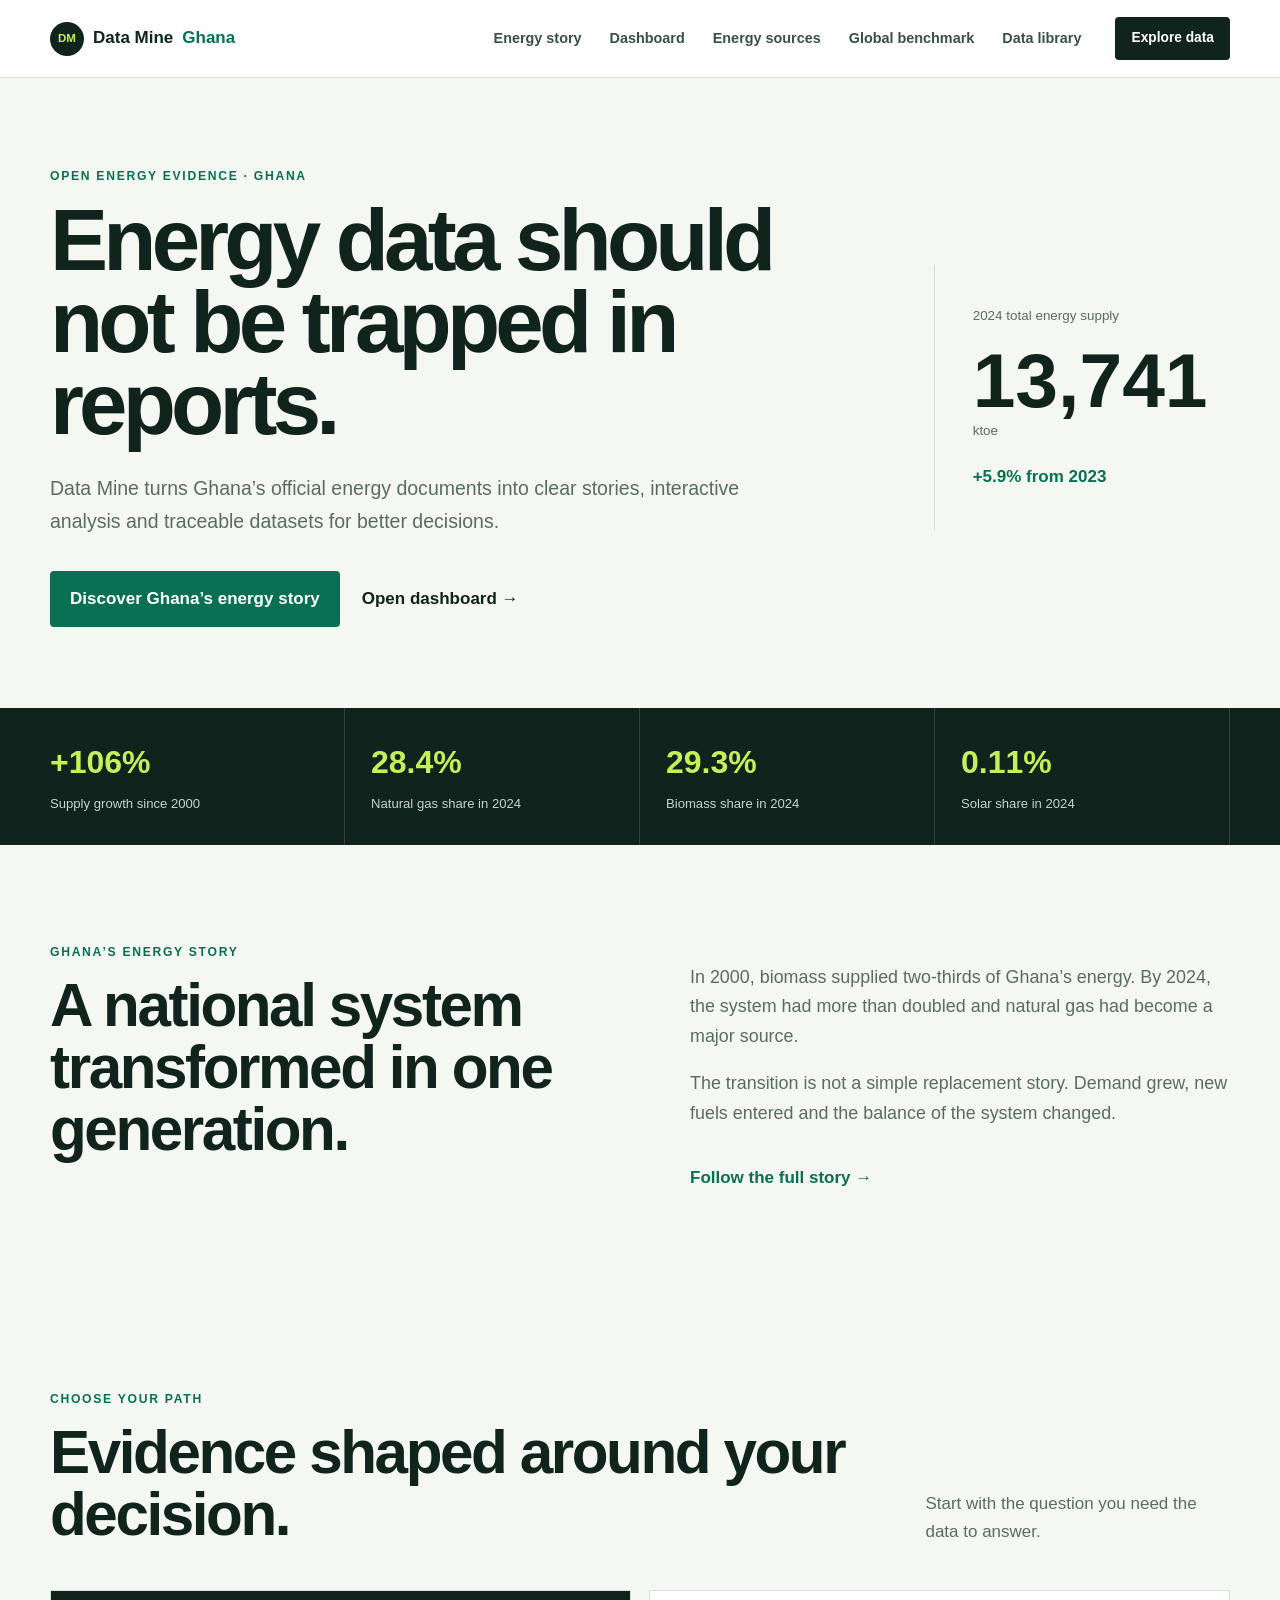
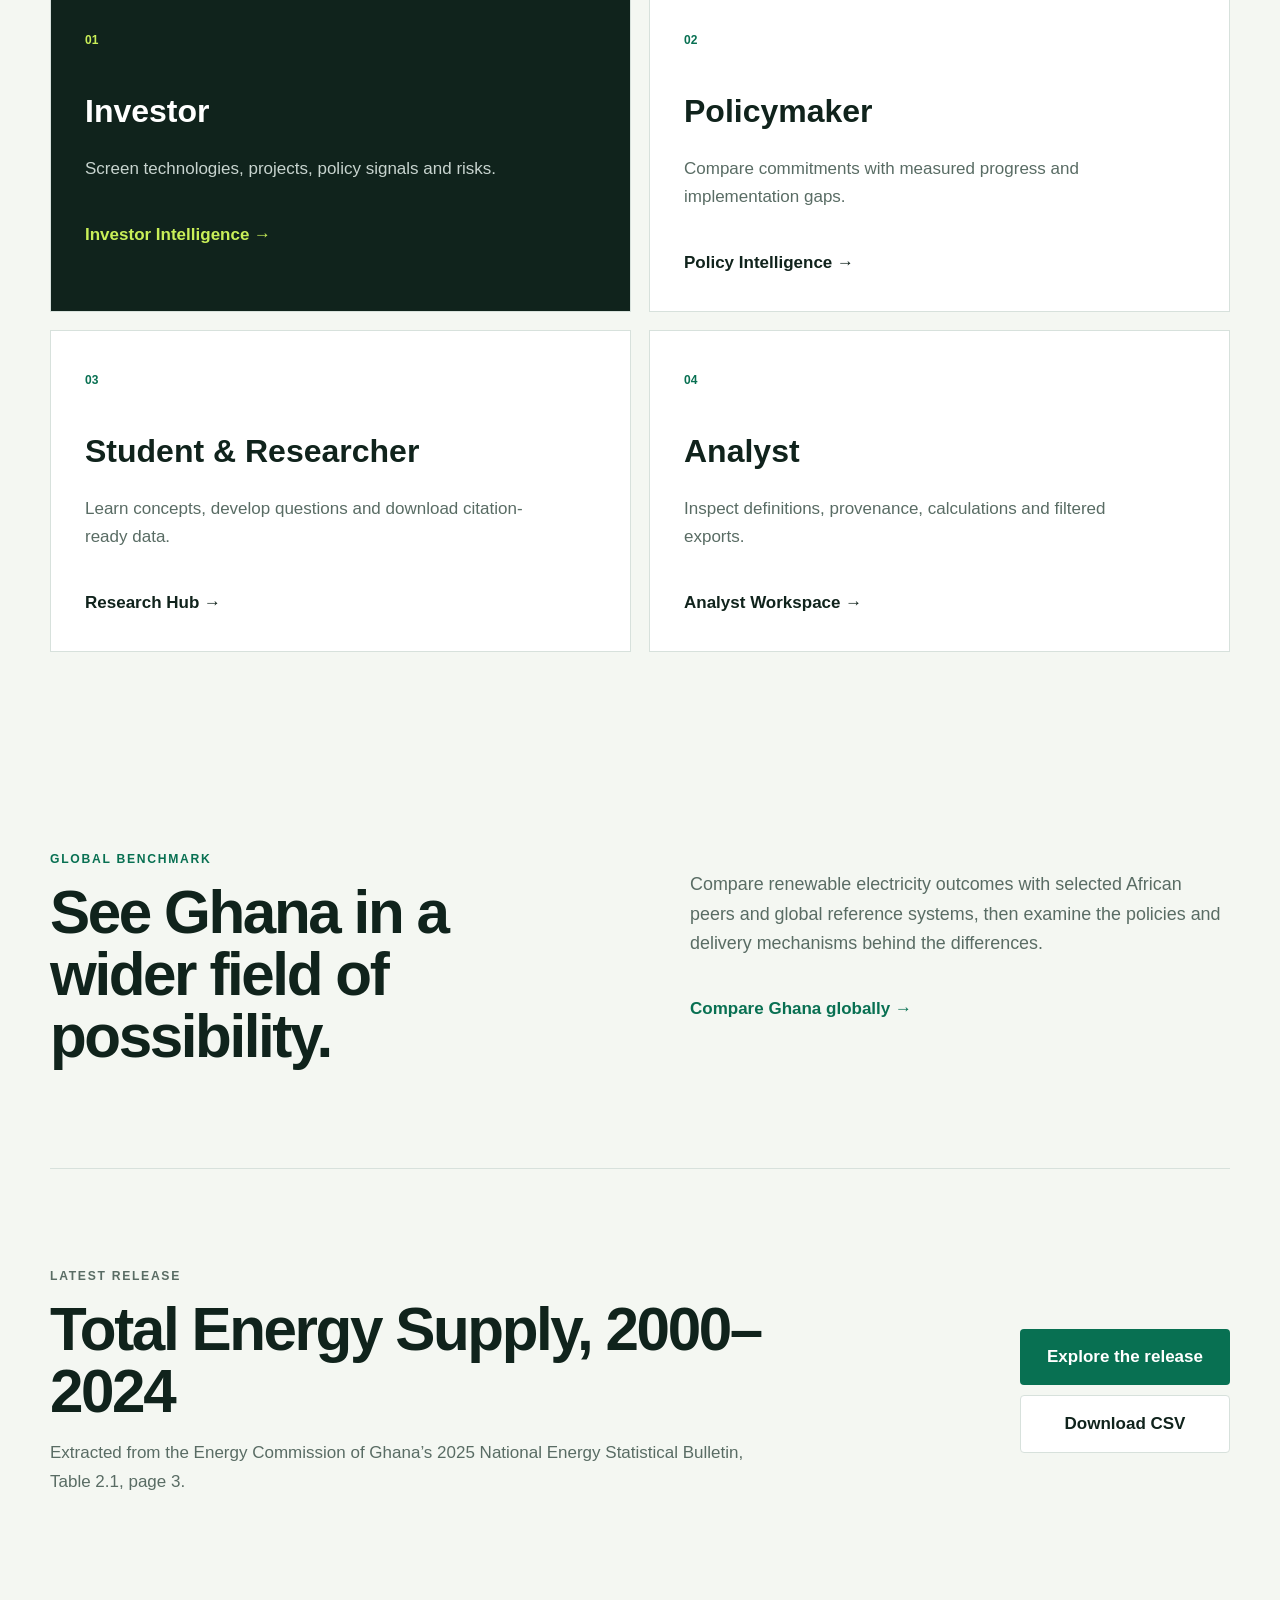
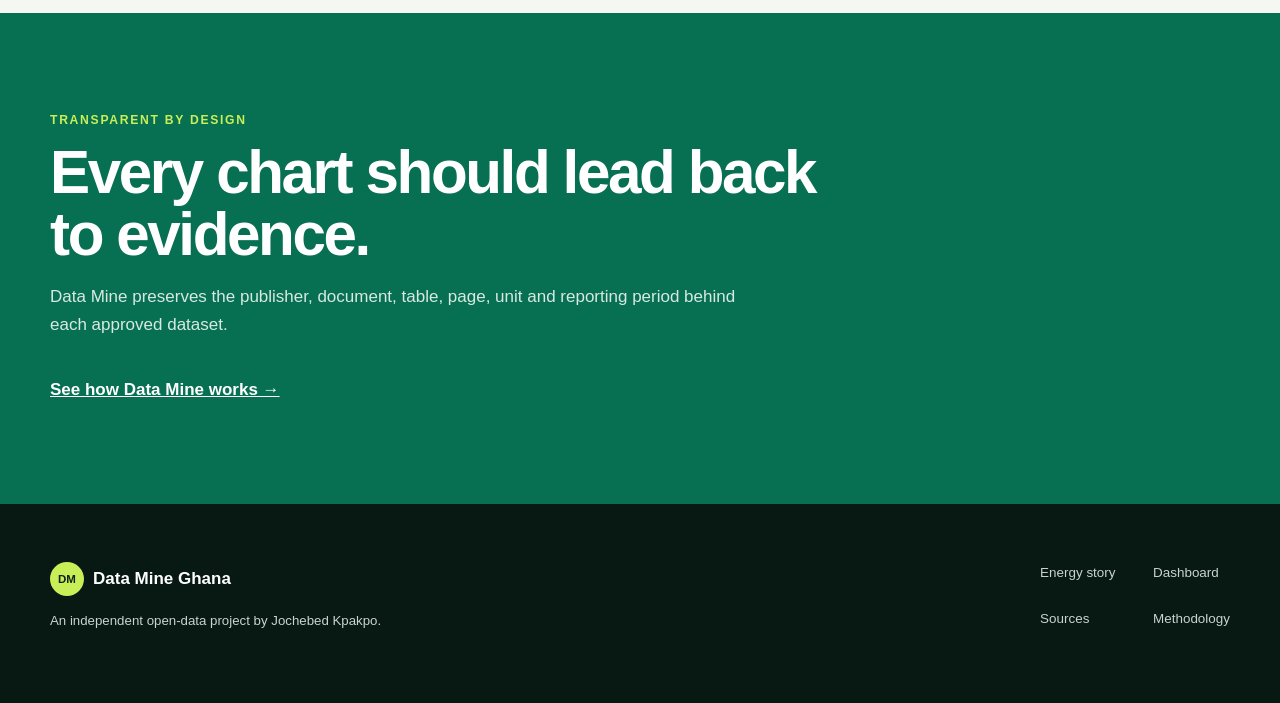
<file: index.html>
<!doctype html><html lang="en"><head><meta charset="utf-8"><meta name="viewport" content="width=device-width,initial-scale=1"><meta name="description" content="Data Mine Ghana turns official energy reports into clear stories, interactive evidence and downloadable data."><title>Data Mine Ghana | Energy evidence made clear</title><link rel="stylesheet" href="site.css"></head><body><header class="nav"><a class="logo" href="index.html"><span>DM</span>Data Mine <b>Ghana</b></a><button class="menu" aria-label="Open navigation">Menu</button><nav><a href="story.html">Energy story</a><a href="dashboard.html">Dashboard</a><a href="sources.html">Energy sources</a><a href="global-benchmark.html">Global benchmark</a><a href="data-library.html">Data library</a></nav><a class="nav-cta" href="dashboard.html">Explore data</a></header><main><section class="home-hero"><div class="hero-copy"><p class="eyebrow">OPEN ENERGY EVIDENCE · GHANA</p><h1>Energy data should not be trapped in reports.</h1><p>Data Mine turns Ghana’s official energy documents into clear stories, interactive analysis and traceable datasets for better decisions.</p><div class="actions"><a class="button primary" href="story.html">Discover Ghana’s energy story</a><a class="button text" href="dashboard.html">Open dashboard →</a></div></div><aside class="hero-number"><span>2024 total energy supply</span><strong>13,741</strong><small>ktoe</small><em>+5.9% from 2023</em></aside></section><section class="stat-strip"><article><strong>+106%</strong><span>Supply growth since 2000</span></article><article><strong>28.4%</strong><span>Natural gas share in 2024</span></article><article><strong>29.3%</strong><span>Biomass share in 2024</span></article><article><strong>0.11%</strong><span>Solar share in 2024</span></article></section><section class="page-section story-preview"><div class="section-intro"><p class="eyebrow">GHANA’S ENERGY STORY</p><h2>A national system transformed in one generation.</h2></div><div class="preview-copy"><p>In 2000, biomass supplied two-thirds of Ghana’s energy. By 2024, the system had more than doubled and natural gas had become a major source.</p><p>The transition is not a simple replacement story. Demand grew, new fuels entered and the balance of the system changed.</p><a class="arrow-link" href="story.html">Follow the full story →</a></div></section><section class="page-section"><div class="section-heading"><div><p class="eyebrow">CHOOSE YOUR PATH</p><h2>Evidence shaped around your decision.</h2></div><p>Start with the question you need the data to answer.</p></div><div class="path-grid"><a class="path-card investor" href="investor.html"><span>01</span><h3>Investor</h3><p>Screen technologies, projects, policy signals and risks.</p><b>Investor Intelligence →</b></a><a class="path-card" href="policy.html"><span>02</span><h3>Policymaker</h3><p>Compare commitments with measured progress and implementation gaps.</p><b>Policy Intelligence →</b></a><a class="path-card" href="student.html"><span>03</span><h3>Student & Researcher</h3><p>Learn concepts, develop questions and download citation-ready data.</p><b>Research Hub →</b></a><a class="path-card" href="analyst.html"><span>04</span><h3>Analyst</h3><p>Inspect definitions, provenance, calculations and filtered exports.</p><b>Analyst Workspace →</b></a></div></section><section class="page-section story-preview"><div class="section-intro"><p class="eyebrow">GLOBAL BENCHMARK</p><h2>See Ghana in a wider field of possibility.</h2></div><div class="preview-copy"><p>Compare renewable electricity outcomes with selected African peers and global reference systems, then examine the policies and delivery mechanisms behind the differences.</p><a class="arrow-link" href="global-benchmark.html">Compare Ghana globally →</a></div></section><section class="page-section latest"><div><p class="eyebrow">LATEST RELEASE</p><h2>Total Energy Supply, 2000–2024</h2><p>Extracted from the Energy Commission of Ghana’s 2025 National Energy Statistical Bulletin, Table 2.1, page 3.</p></div><div class="release-actions"><a class="button primary" href="dashboard.html">Explore the release</a><a class="button secondary" href="ghana-total-energy-supply-2000-2024.csv" download>Download CSV</a></div></section><section class="trust"><p class="eyebrow">TRANSPARENT BY DESIGN</p><h2>Every chart should lead back to evidence.</h2><p>Data Mine preserves the publisher, document, table, page, unit and reporting period behind each approved dataset.</p><a href="methodology.html">See how Data Mine works →</a></section></main><footer><div><a class="logo inverse" href="index.html"><span>DM</span>Data Mine Ghana</a><p>An independent open-data project by Jochebed Kpakpo.</p></div><div class="footer-links"><a href="story.html">Energy story</a><a href="dashboard.html">Dashboard</a><a href="sources.html">Sources</a><a href="methodology.html">Methodology</a></div></footer><script src="nav.js"></script></body></html>
</file>
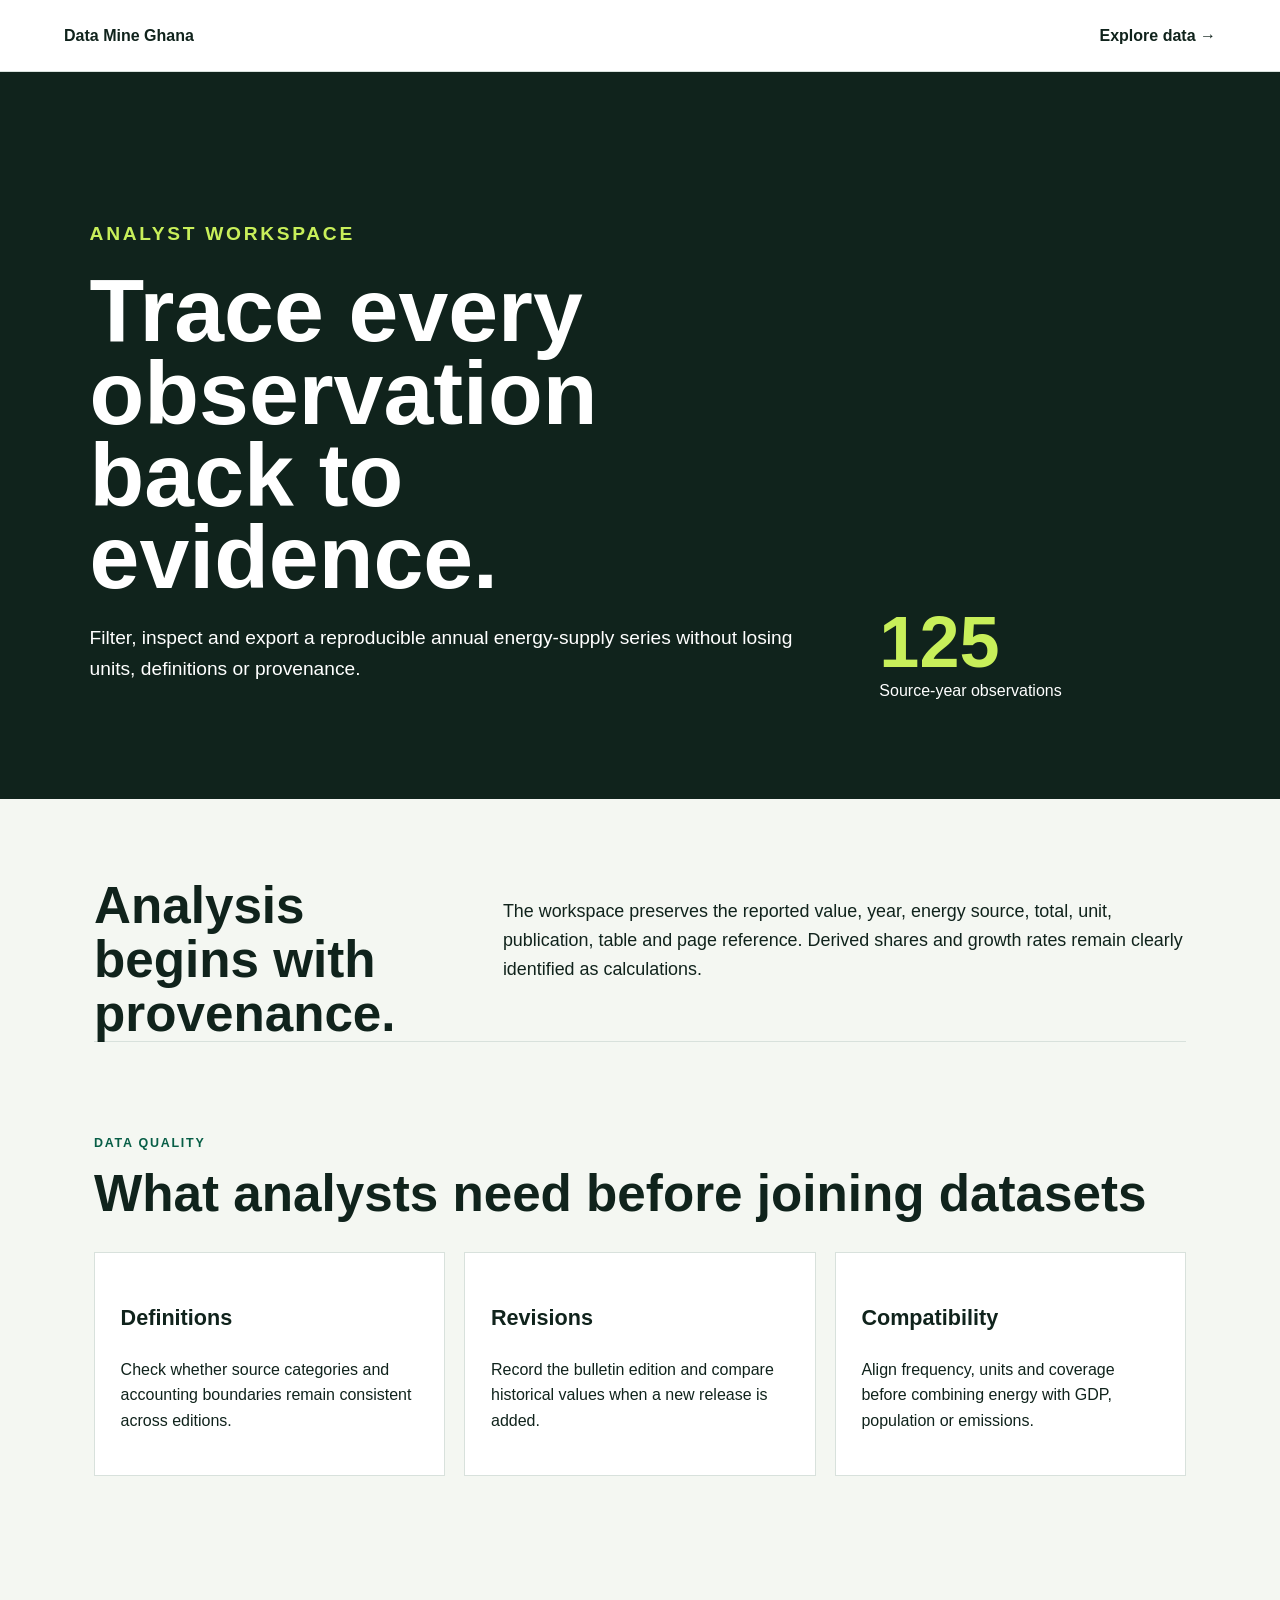
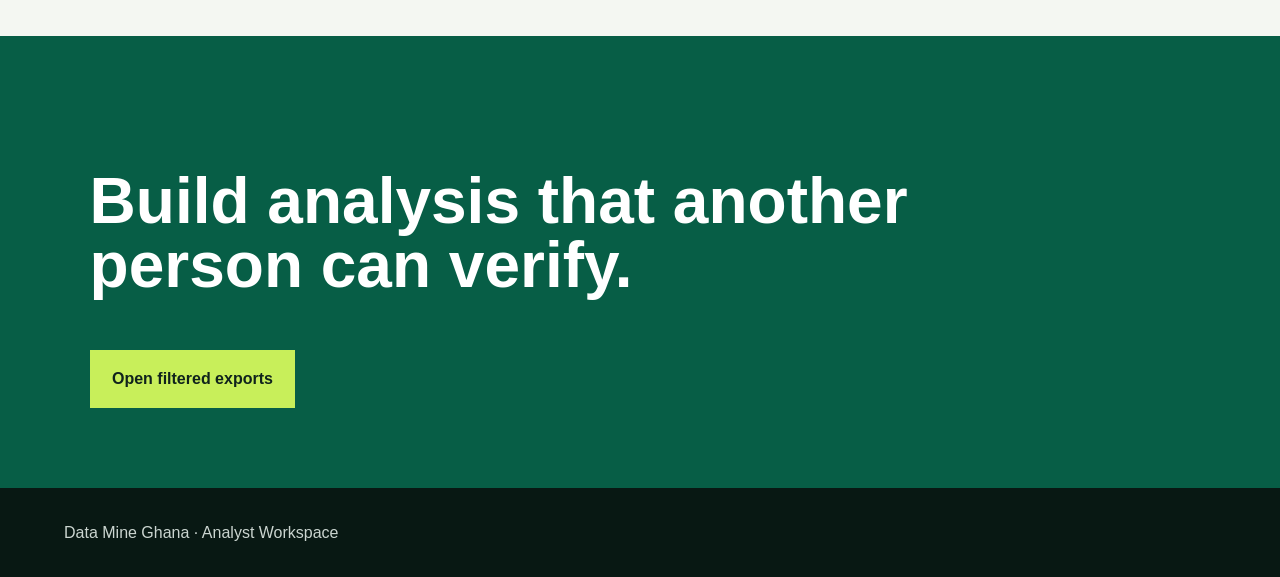
<file: analyst.html>
<!doctype html><html lang="en"><head><meta charset="utf-8"><meta name="viewport" content="width=device-width,initial-scale=1"><title>Analyst Workspace | Data Mine Ghana</title><link rel="stylesheet" href="audience.css"></head><body><header class="bar"><a class="brand" href="index.html">Data Mine Ghana</a><a class="back" href="index.html#explorer">Explore data →</a></header><main><section class="hero"><div><p class="eyebrow">ANALYST WORKSPACE</p><h1>Trace every observation back to evidence.</h1><p>Filter, inspect and export a reproducible annual energy-supply series without losing units, definitions or provenance.</p></div><div class="hero-stat"><strong>125</strong><span>Source-year observations</span></div></section><div class="wrap"><section class="intro"><h2>Analysis begins with provenance.</h2><div><p>The workspace preserves the reported value, year, energy source, total, unit, publication, table and page reference. Derived shares and growth rates remain clearly identified as calculations.</p></div></section><section class="section"><p class="eyebrow">DATA QUALITY</p><h2>What analysts need before joining datasets</h2><div class="cards"><article class="card"><h3>Definitions</h3><p>Check whether source categories and accounting boundaries remain consistent across editions.</p></article><article class="card"><h3>Revisions</h3><p>Record the bulletin edition and compare historical values when a new release is added.</p></article><article class="card"><h3>Compatibility</h3><p>Align frequency, units and coverage before combining energy with GDP, population or emissions.</p></article></div></section></div><section class="cta"><h2>Build analysis that another person can verify.</h2><a href="index.html#explorer">Open filtered exports</a></section></main><footer>Data Mine Ghana · Analyst Workspace</footer></body></html>
</file>
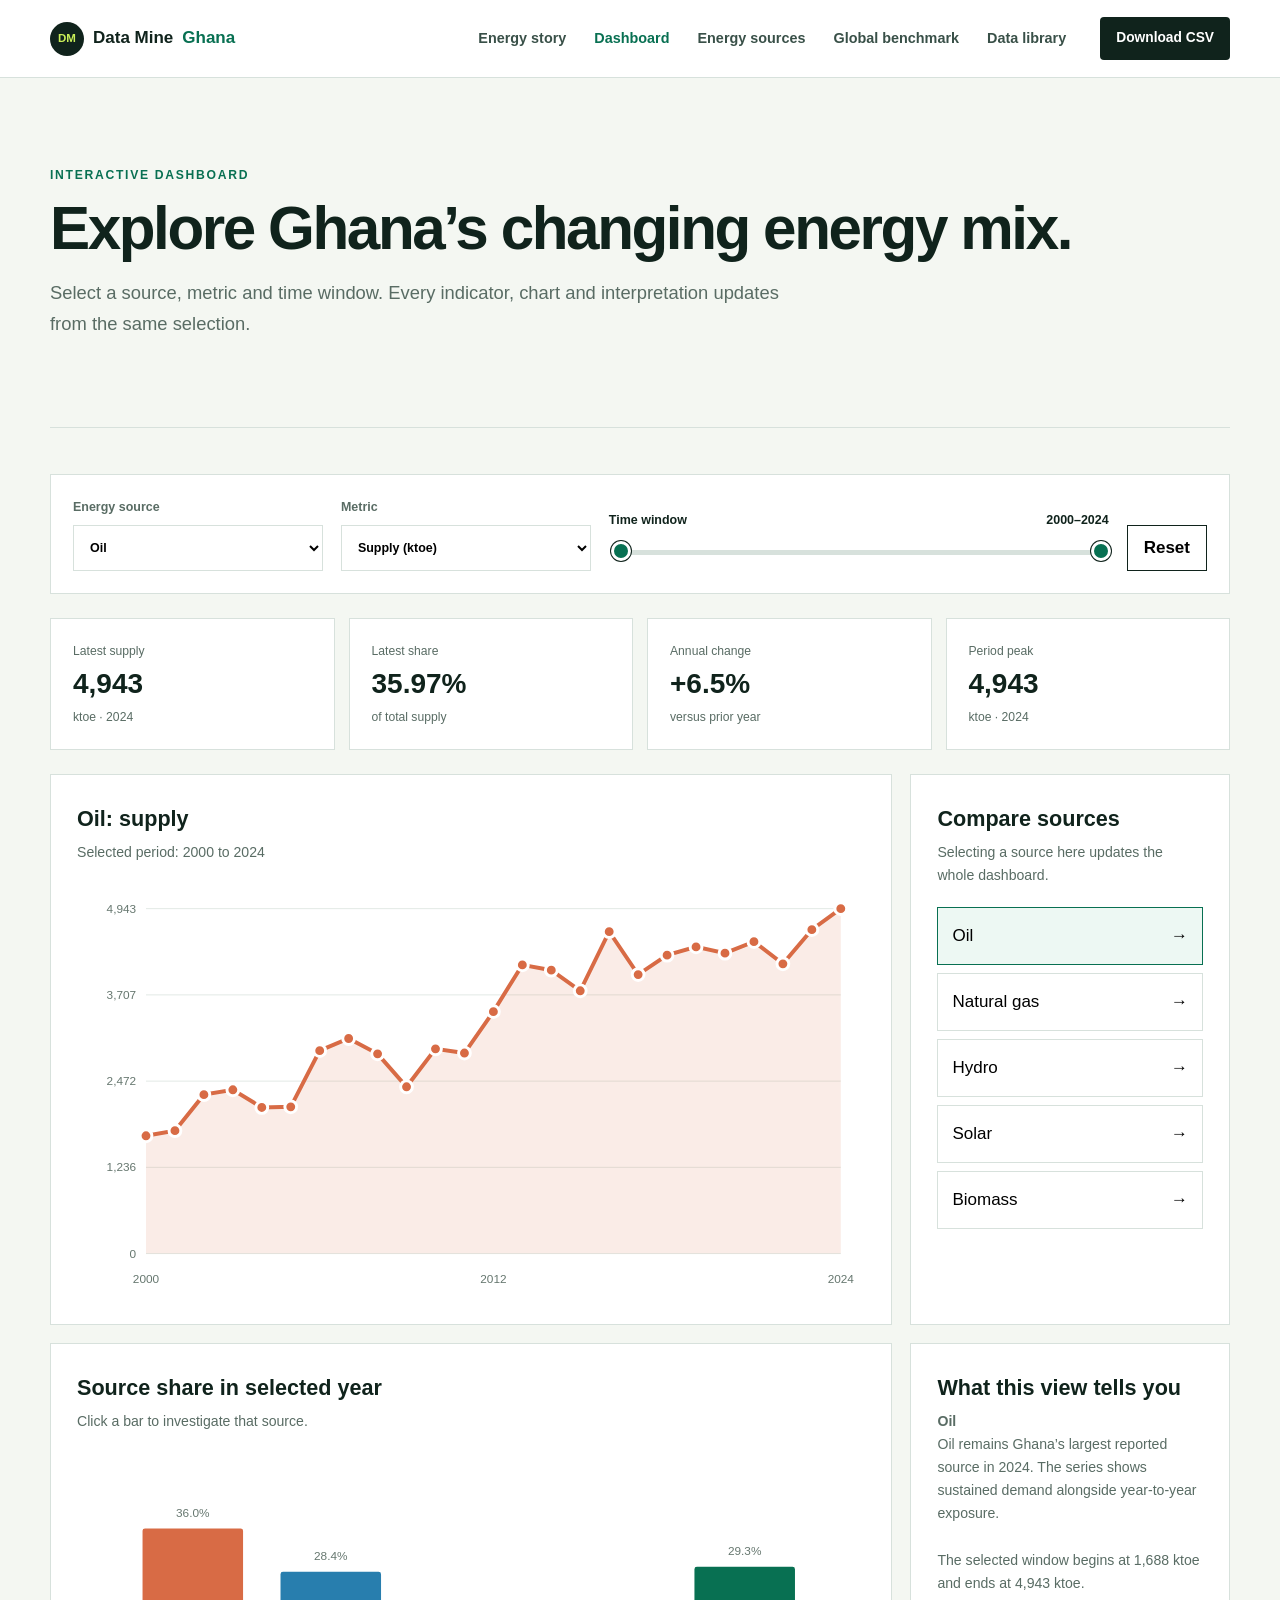
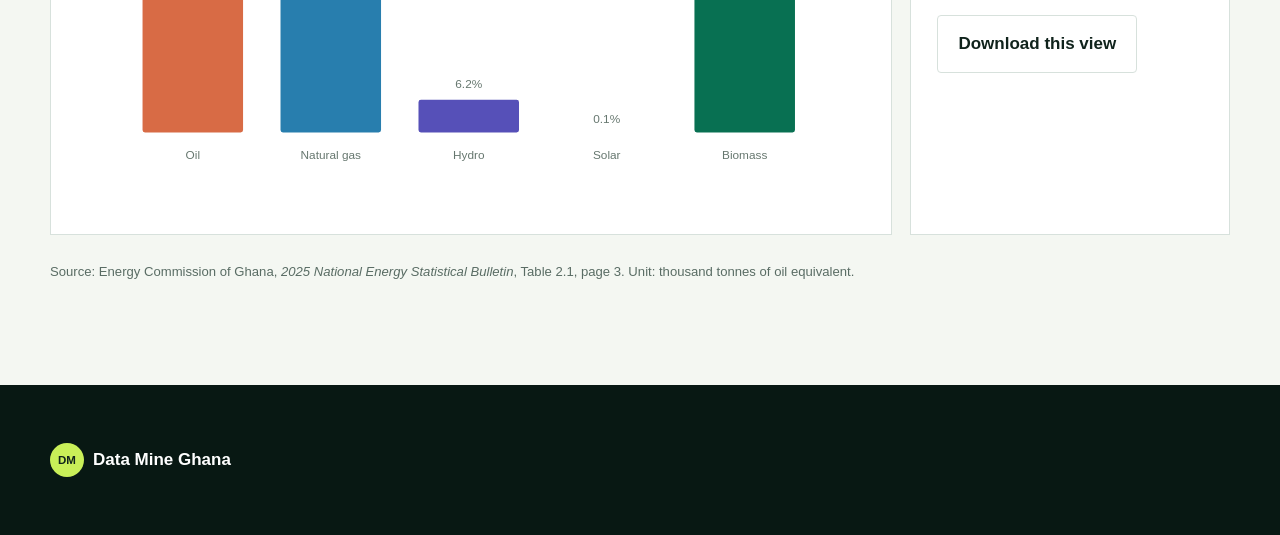
<file: dashboard.html>
<!doctype html><html lang="en"><head><meta charset="utf-8"><meta name="viewport" content="width=device-width,initial-scale=1"><title>Interactive Dashboard | Data Mine Ghana</title><link rel="stylesheet" href="site.css"></head><body><header class="nav"><a class="logo" href="index.html"><span>DM</span>Data Mine <b>Ghana</b></a><button class="menu">Menu</button><nav><a href="story.html">Energy story</a><a class="active" href="dashboard.html">Dashboard</a><a href="sources.html">Energy sources</a><a href="global-benchmark.html">Global benchmark</a><a href="data-library.html">Data library</a></nav><a class="nav-cta" href="ghana-total-energy-supply-2000-2024.csv" download>Download CSV</a></header><main><section class="page-hero"><p class="eyebrow">INTERACTIVE DASHBOARD</p><h1>Explore Ghana’s changing energy mix.</h1><p>Select a source, metric and time window. Every indicator, chart and interpretation updates from the same selection.</p></section><section class="dashboard-shell"><div class="control-panel"><label>Energy source<select id="source"><option value="oil">Oil</option><option value="gas">Natural gas</option><option value="hydro">Hydro</option><option value="solar">Solar</option><option value="biomass">Biomass</option></select></label><label>Metric<select id="metric"><option value="value">Supply (ktoe)</option><option value="share">Share of total (%)</option><option value="growth">Annual growth (%)</option></select></label><div class="range-control"><div class="range-head"><span>Time window</span><strong id="range-label">2000–2024</strong></div><div class="range-inputs"><input id="from" type="range" min="2000" max="2024" value="2000" aria-label="Start year"><input id="to" type="range" min="2000" max="2024" value="2024" aria-label="End year"></div></div><button class="reset" id="reset">Reset</button></div><div class="dashboard-kpis" id="kpis"></div><div class="chart-grid"><article class="chart-card"><h2 id="chart-title">Energy supply trend</h2><p id="chart-note"></p><svg id="trend" viewBox="0 0 800 420" role="img"></svg></article><aside class="chart-card"><h2>Compare sources</h2><p>Selecting a source here updates the whole dashboard.</p><div class="source-list" id="source-list"></div></aside></div><div class="chart-grid" style="margin-top:18px"><article class="chart-card"><h2>Source share in selected year</h2><p>Click a bar to investigate that source.</p><svg id="mix" viewBox="0 0 800 360" role="img"></svg></article><article class="chart-card"><h2>What this view tells you</h2><p id="interpretation"></p><a class="button secondary" id="download-view" href="#">Download this view</a></article></div><p style="margin-top:26px;color:var(--muted);font-size:.82rem">Source: Energy Commission of Ghana, <cite>2025 National Energy Statistical Bulletin</cite>, Table 2.1, page 3. Unit: thousand tonnes of oil equivalent.</p></section></main><footer><a class="logo inverse" href="index.html"><span>DM</span>Data Mine Ghana</a></footer><script src="nav.js"></script><script src="dashboard.js"></script></body></html>
</file>
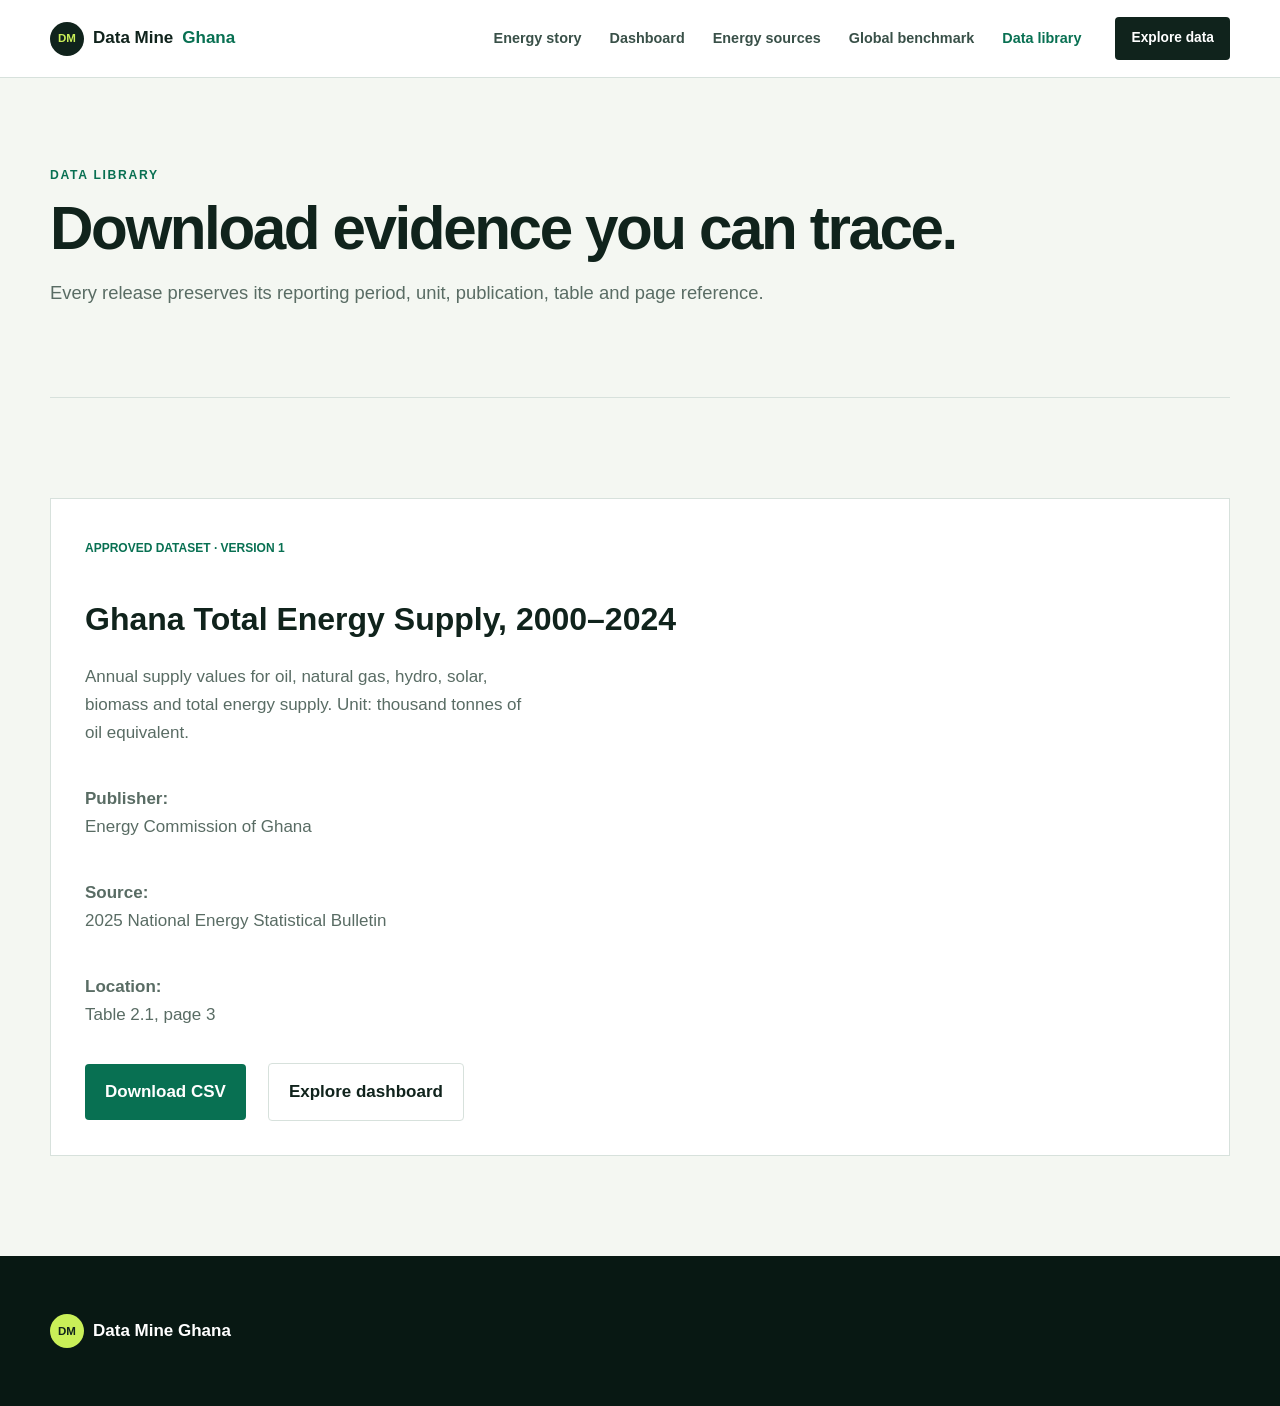
<file: data-library.html>
<!doctype html><html lang="en"><head><meta charset="utf-8"><meta name="viewport" content="width=device-width,initial-scale=1"><title>Data Library | Data Mine Ghana</title><link rel="stylesheet" href="site.css"></head><body><header class="nav"><a class="logo" href="index.html"><span>DM</span>Data Mine <b>Ghana</b></a><button class="menu">Menu</button><nav><a href="story.html">Energy story</a><a href="dashboard.html">Dashboard</a><a href="sources.html">Energy sources</a><a href="global-benchmark.html">Global benchmark</a><a class="active" href="data-library.html">Data library</a></nav><a class="nav-cta" href="dashboard.html">Explore data</a></header><main><section class="page-hero"><p class="eyebrow">DATA LIBRARY</p><h1>Download evidence you can trace.</h1><p>Every release preserves its reporting period, unit, publication, table and page reference.</p></section><section class="page-section"><div class="path-card"><span>APPROVED DATASET · VERSION 1</span><h3>Ghana Total Energy Supply, 2000–2024</h3><p>Annual supply values for oil, natural gas, hydro, solar, biomass and total energy supply. Unit: thousand tonnes of oil equivalent.</p><p><b>Publisher:</b> Energy Commission of Ghana<br><b>Source:</b> 2025 National Energy Statistical Bulletin<br><b>Location:</b> Table 2.1, page 3</p><div class="actions"><a class="button primary" href="ghana-total-energy-supply-2000-2024.csv" download>Download CSV</a><a class="button secondary" href="dashboard.html">Explore dashboard</a></div></div></section></main><footer><a class="logo inverse" href="index.html"><span>DM</span>Data Mine Ghana</a></footer><script src="nav.js"></script></body></html>
</file>
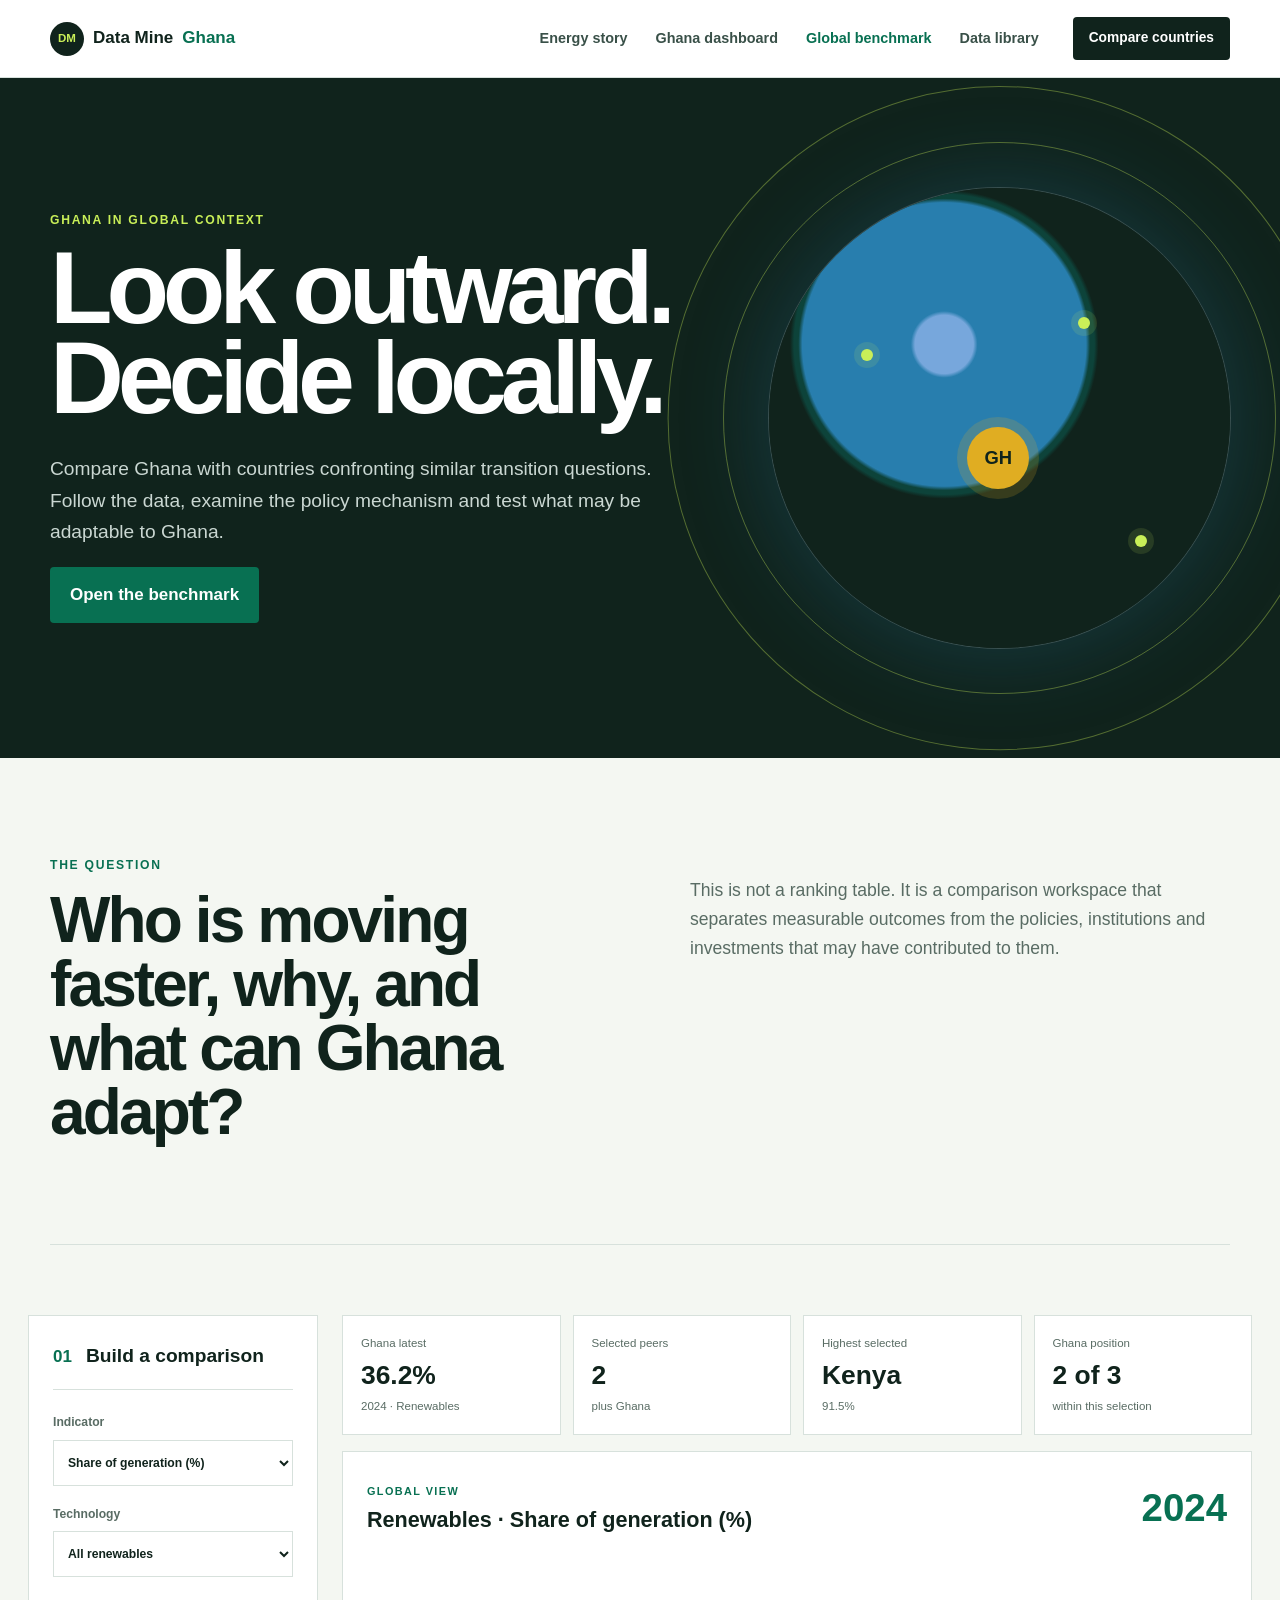
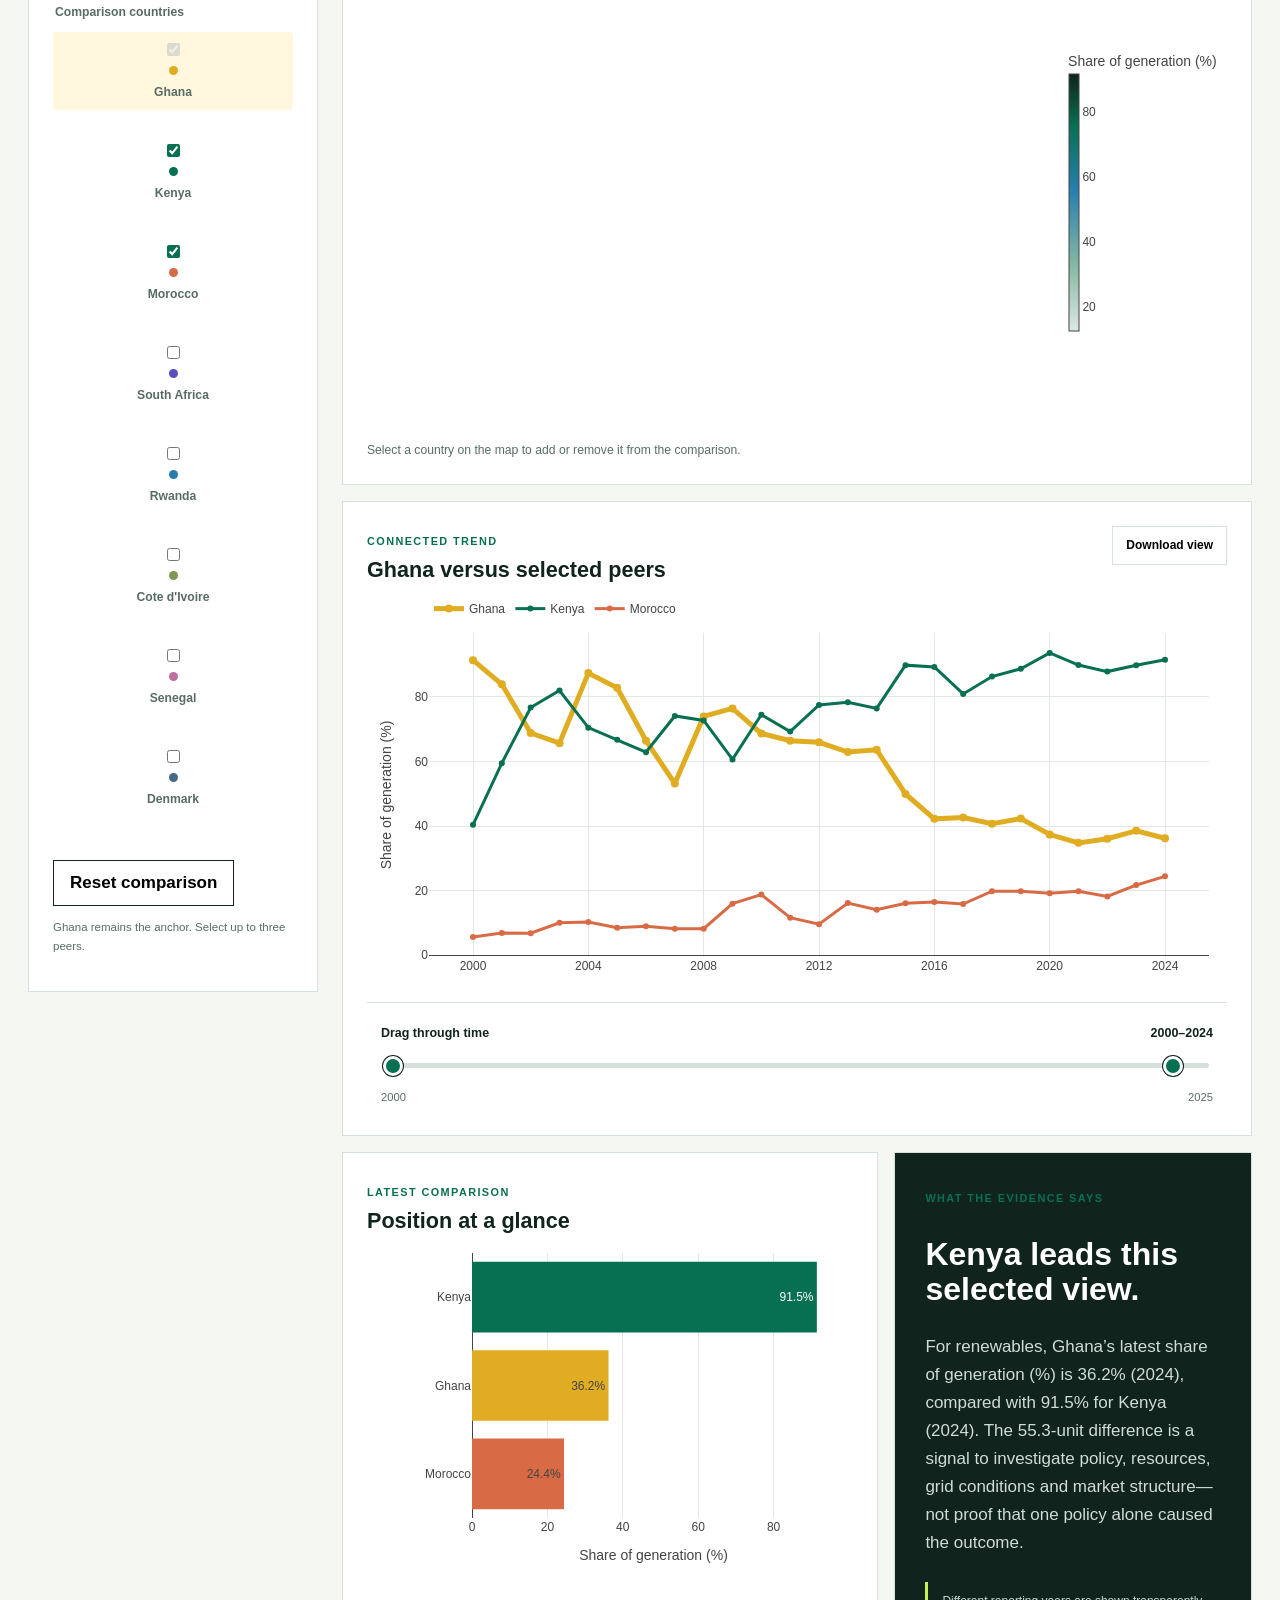
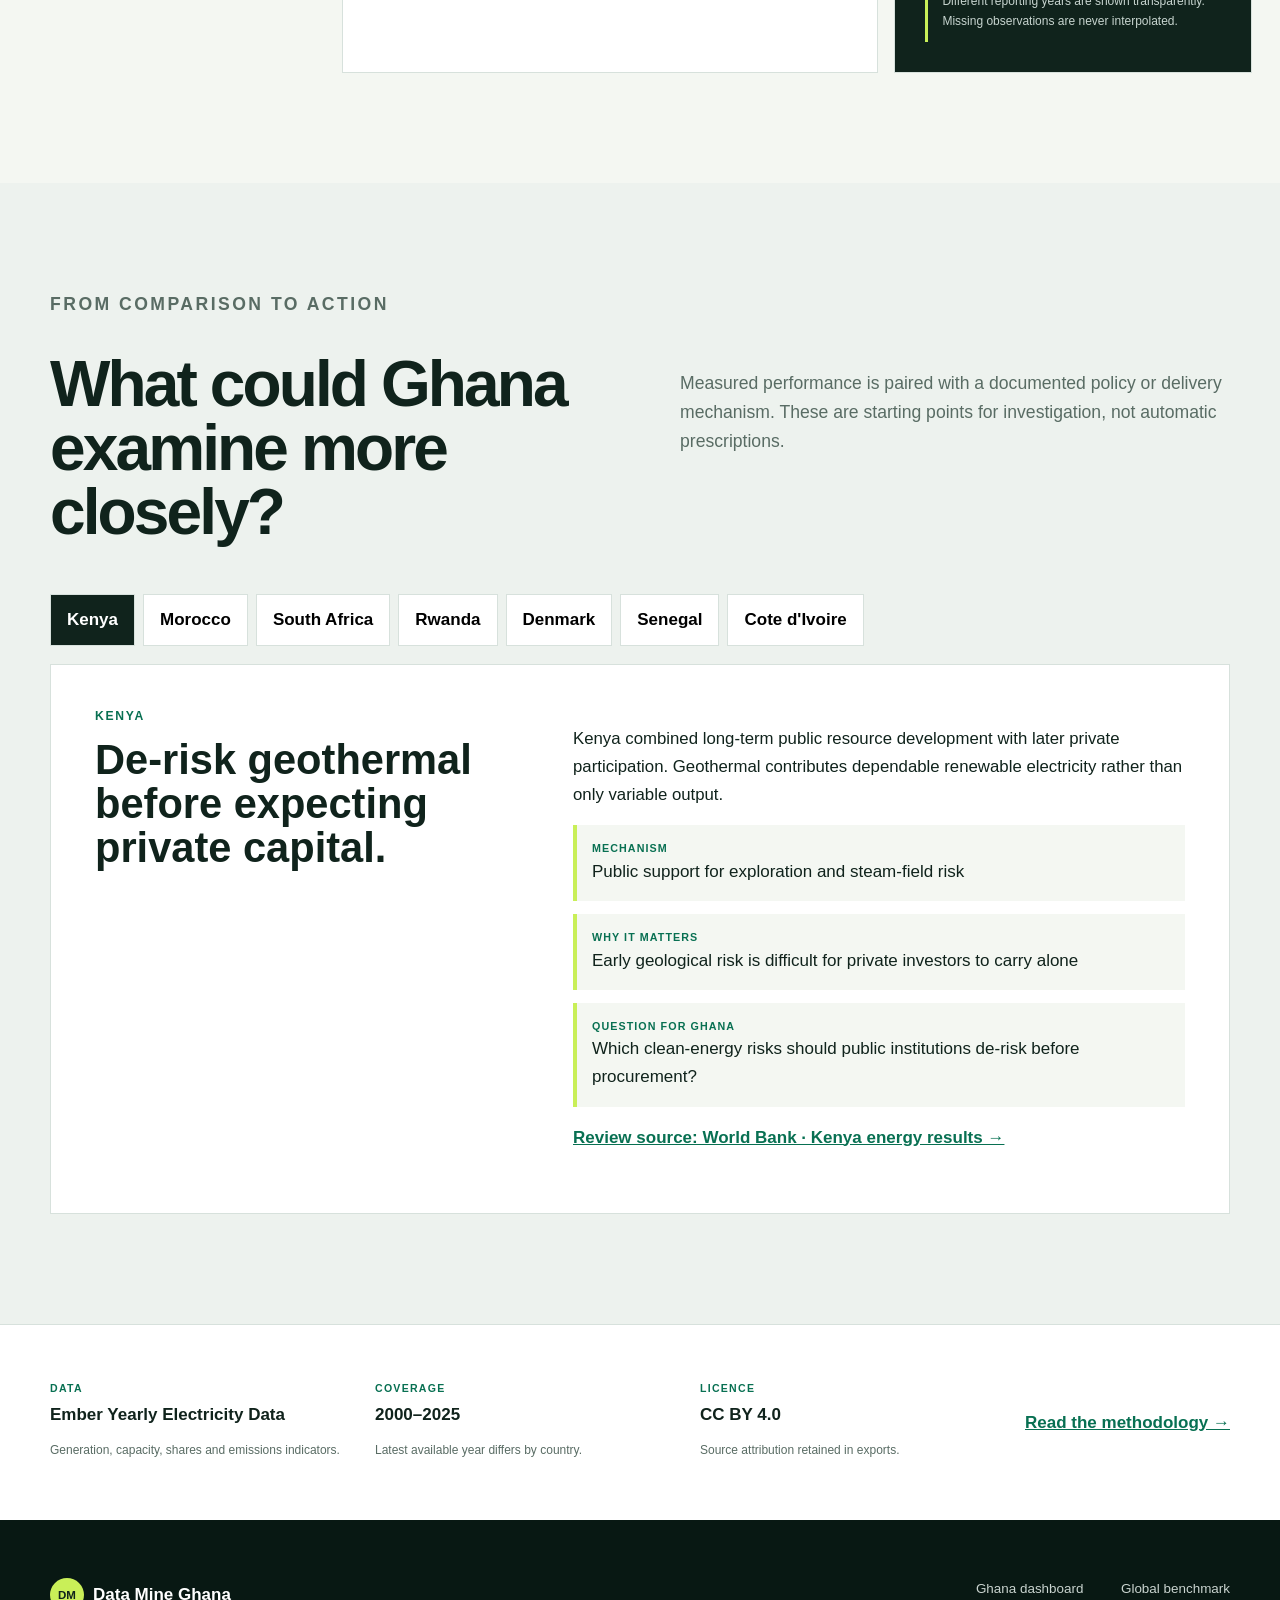
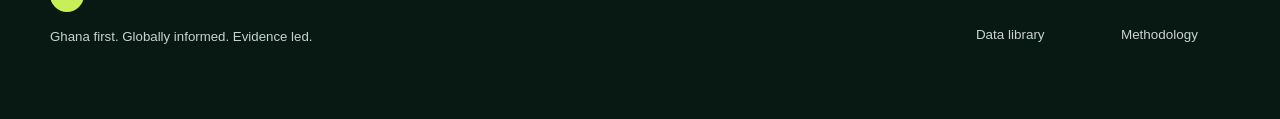
<file: global-benchmark.html>
<!doctype html>
<html lang="en">
<head>
  <meta charset="utf-8">
  <meta name="viewport" content="width=device-width,initial-scale=1">
  <meta name="description" content="Compare Ghana's electricity transition with selected global peers using traceable international data.">
  <title>Global Benchmark | Data Mine Ghana</title>
  <link rel="stylesheet" href="site.css">
  <link rel="stylesheet" href="global-benchmark.css">
  <script src="https://cdn.plot.ly/plotly-2.35.2.min.js"></script>
</head>
<body>
  <header class="nav">
    <a class="logo" href="index.html"><span>DM</span>Data Mine <b>Ghana</b></a>
    <button class="menu" aria-label="Open navigation">Menu</button>
    <nav>
      <a href="story.html">Energy story</a>
      <a href="dashboard.html">Ghana dashboard</a>
      <a class="active" href="global-benchmark.html">Global benchmark</a>
      <a href="data-library.html">Data library</a>
    </nav>
    <a class="nav-cta" href="#benchmark">Compare countries</a>
  </header>

  <main>
    <section class="global-hero">
      <div>
        <p class="eyebrow">GHANA IN GLOBAL CONTEXT</p>
        <h1>Look outward.<br>Decide locally.</h1>
        <p>Compare Ghana with countries confronting similar transition questions. Follow the data, examine the policy mechanism and test what may be adaptable to Ghana.</p>
        <a class="button primary" href="#benchmark">Open the benchmark</a>
      </div>
      <div class="hero-orbit" aria-hidden="true">
        <span class="orbit orbit-a"></span><span class="orbit orbit-b"></span>
        <b>GH</b><i class="pin p1"></i><i class="pin p2"></i><i class="pin p3"></i>
      </div>
    </section>

    <section class="benchmark-intro">
      <div><p class="eyebrow">THE QUESTION</p><h2>Who is moving faster, why, and what can Ghana adapt?</h2></div>
      <p>This is not a ranking table. It is a comparison workspace that separates measurable outcomes from the policies, institutions and investments that may have contributed to them.</p>
    </section>

    <section class="benchmark" id="benchmark">
      <aside class="benchmark-controls">
        <div class="control-heading"><span>01</span><h2>Build a comparison</h2></div>
        <label>Indicator
          <select id="indicator">
            <option value="share">Share of generation (%)</option>
            <option value="generation">Generation (TWh)</option>
            <option value="capacity">Capacity (GW)</option>
            <option value="intensity">Emissions intensity (gCO₂e/kWh)</option>
          </select>
        </label>
        <label>Technology
          <select id="technology">
            <option value="Renewables">All renewables</option>
            <option value="Solar">Solar</option>
            <option value="Wind">Wind</option>
            <option value="Hydro">Hydro</option>
            <option value="Bioenergy">Bioenergy</option>
            <option value="Geothermal">Geothermal</option>
            <option value="Fossil">Fossil generation</option>
            <option value="Total generation">Whole power system</option>
          </select>
        </label>
        <fieldset><legend>Comparison countries</legend><div id="country-options" class="country-options"></div></fieldset>
        <button class="reset" id="reset-global">Reset comparison</button>
        <p class="control-note">Ghana remains the anchor. Select up to three peers.</p>
      </aside>

      <div class="benchmark-workspace">
        <div class="benchmark-kpis" id="global-kpis"></div>
        <article class="global-card map-card">
          <div class="card-head"><div><span>GLOBAL VIEW</span><h2 id="map-title">Renewable electricity share</h2></div><strong id="map-year">2024</strong></div>
          <div id="world-map" class="plot map-plot" aria-label="Interactive global electricity map"></div>
          <p class="interaction-note">Select a country on the map to add or remove it from the comparison.</p>
        </article>

        <article class="global-card trend-card">
          <div class="card-head"><div><span>CONNECTED TREND</span><h2 id="trend-title">Ghana versus selected peers</h2></div><button id="download-global" class="download-button">Download view</button></div>
          <div id="global-trend" class="plot" aria-label="Country comparison trend chart"></div>
          <div class="global-range">
            <div class="range-head"><span>Drag through time</span><strong id="global-range-label">2000–2024</strong></div>
            <div class="range-inputs"><input id="global-from" type="range" min="2000" max="2025" value="2000" aria-label="Comparison start year"><input id="global-to" type="range" min="2000" max="2025" value="2024" aria-label="Comparison end year"></div>
            <div class="range-ends"><span>2000</span><span>2025</span></div>
          </div>
        </article>

        <div class="benchmark-grid">
          <article class="global-card"><div class="card-head"><div><span>LATEST COMPARISON</span><h2>Position at a glance</h2></div></div><div id="peer-bars" class="plot compact-plot"></div></article>
          <article class="global-card insight-card"><span class="insight-label">WHAT THE EVIDENCE SAYS</span><h2 id="global-insight-title">Ghana is the reference point.</h2><p id="global-insight"></p><div class="quality-note">Different reporting years are shown transparently. Missing observations are never interpolated.</div></article>
        </div>
      </div>
    </section>

    <section class="lesson-section">
      <div class="lesson-heading"><p class="eyebrow">FROM COMPARISON TO ACTION</p><h2>What could Ghana examine more closely?</h2><p>Measured performance is paired with a documented policy or delivery mechanism. These are starting points for investigation, not automatic prescriptions.</p></div>
      <div class="lesson-tabs" id="lesson-tabs"></div>
      <article class="lesson-panel" id="lesson-panel"></article>
    </section>

    <section class="method-strip">
      <div><span>DATA</span><strong>Ember Yearly Electricity Data</strong><p>Generation, capacity, shares and emissions indicators.</p></div>
      <div><span>COVERAGE</span><strong>2000–2025</strong><p>Latest available year differs by country.</p></div>
      <div><span>LICENCE</span><strong>CC BY 4.0</strong><p>Source attribution retained in exports.</p></div>
      <a href="methodology.html">Read the methodology →</a>
    </section>
  </main>

  <footer><div><a class="logo inverse" href="index.html"><span>DM</span>Data Mine Ghana</a><p>Ghana first. Globally informed. Evidence led.</p></div><div class="footer-links"><a href="dashboard.html">Ghana dashboard</a><a href="global-benchmark.html">Global benchmark</a><a href="data-library.html">Data library</a><a href="methodology.html">Methodology</a></div></footer>
  <script src="nav.js"></script>
  <script src="global-benchmark.js"></script>
</body>
</html>
</file>
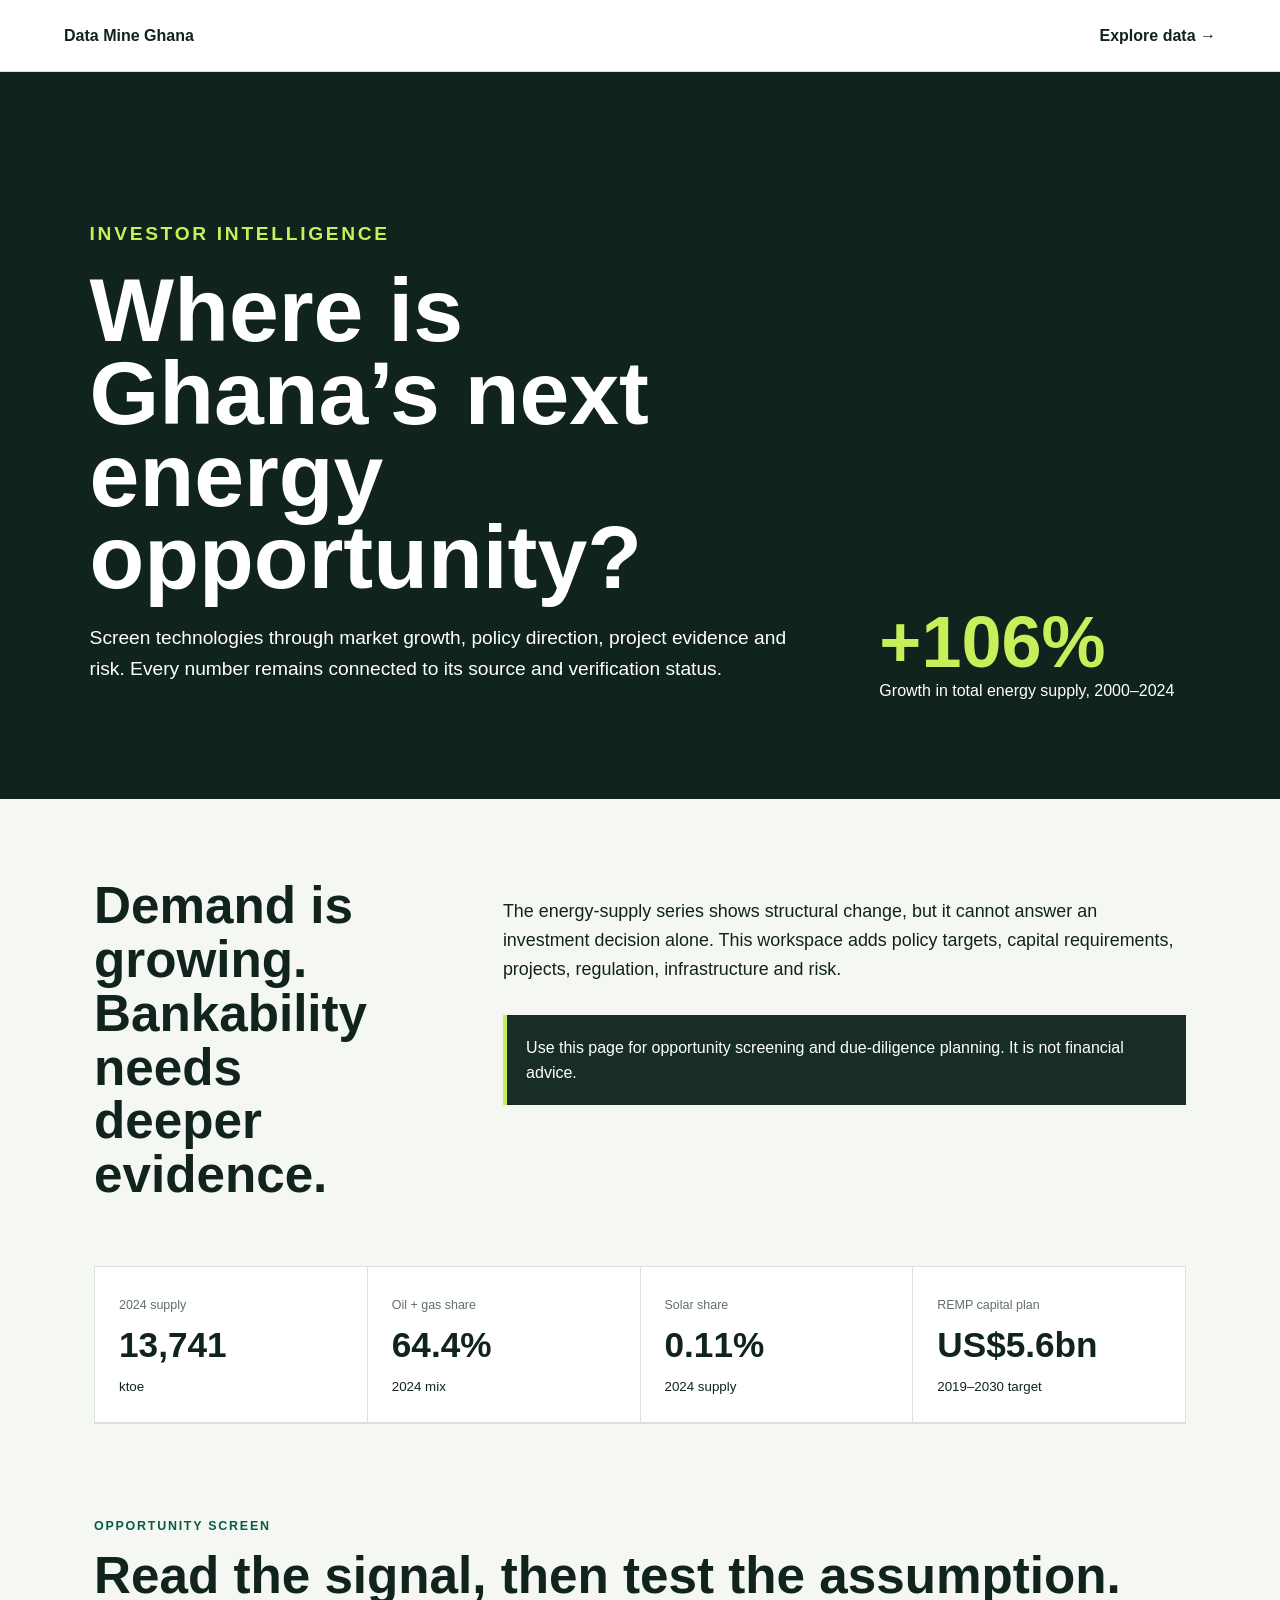
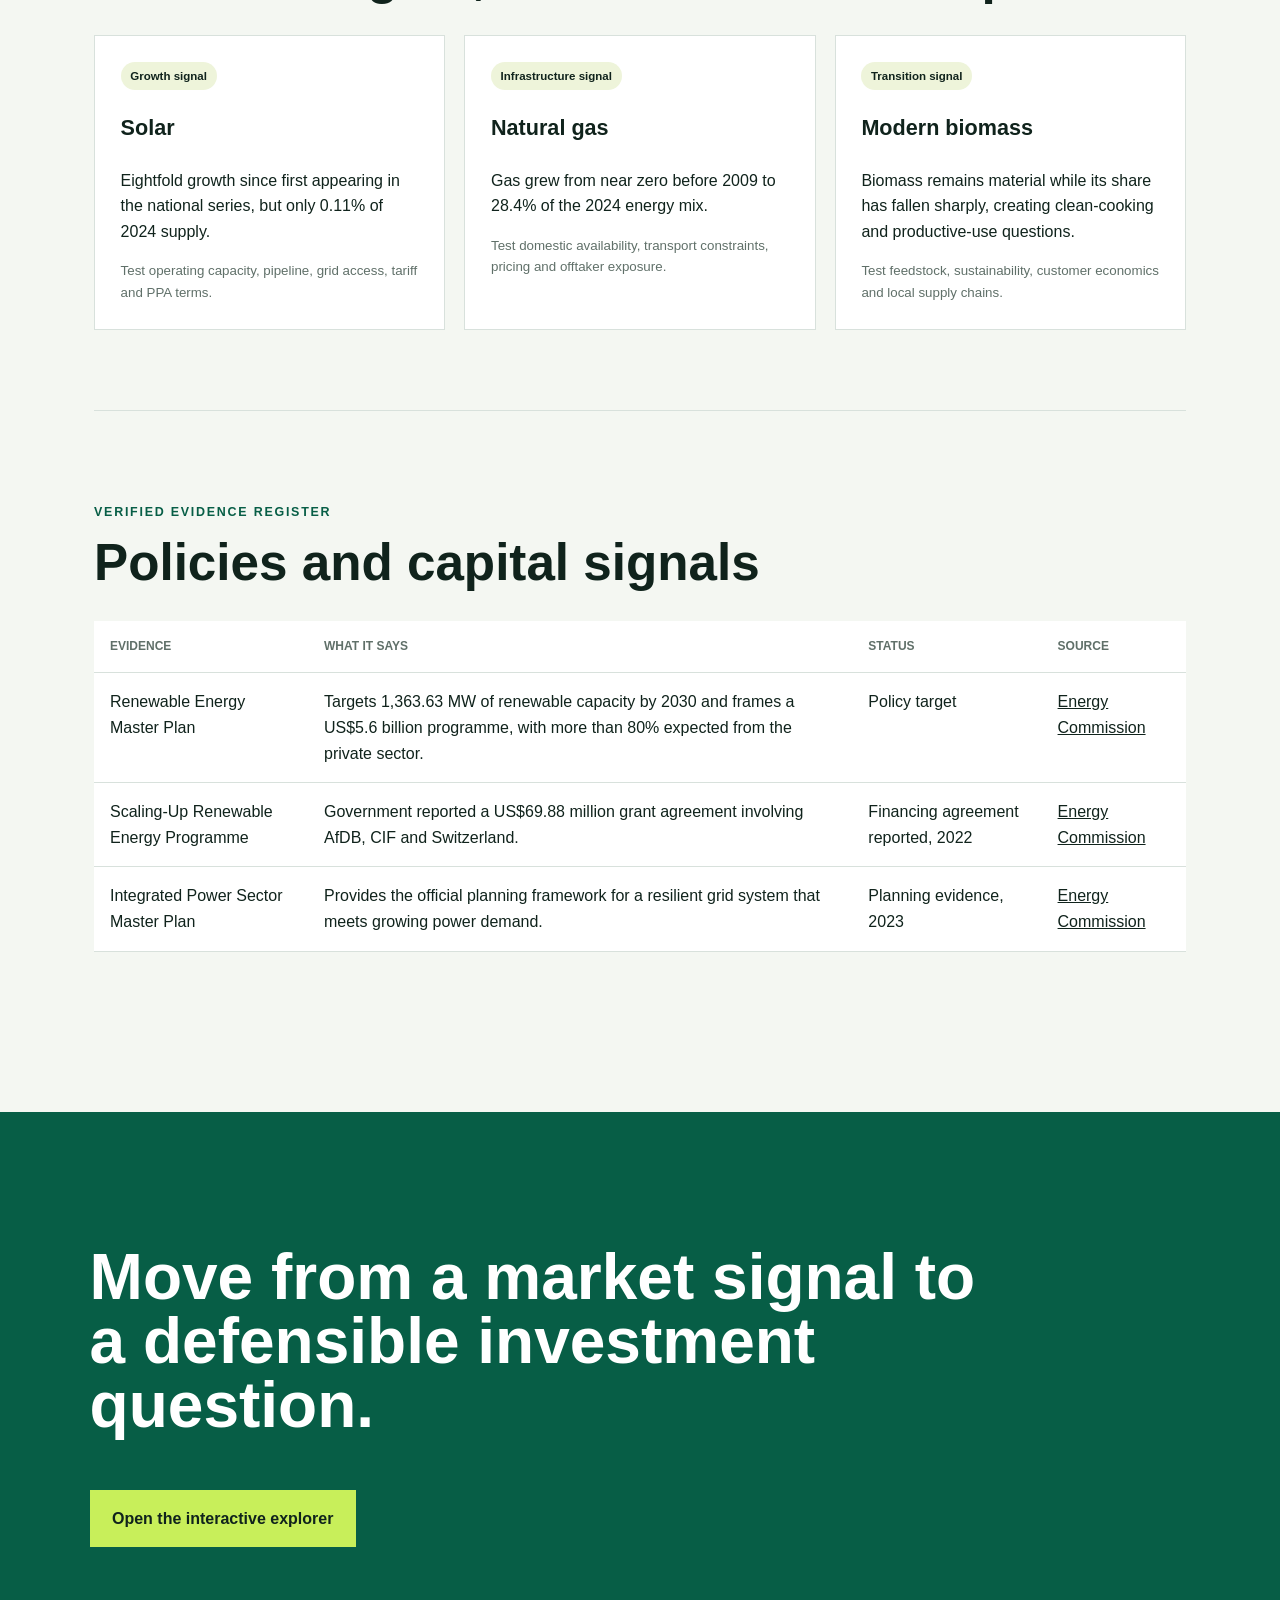
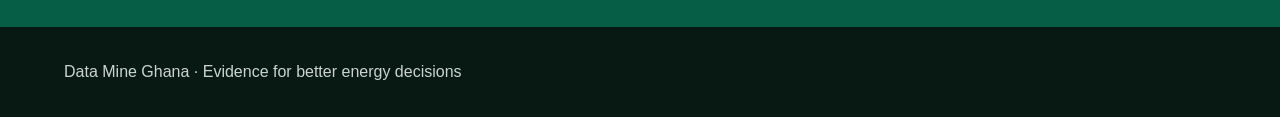
<file: investor.html>
<!doctype html><html lang="en"><head><meta charset="utf-8"><meta name="viewport" content="width=device-width,initial-scale=1"><title>Investor Intelligence | Data Mine Ghana</title><link rel="stylesheet" href="audience.css"></head><body><header class="bar"><a class="brand" href="index.html">Data Mine Ghana</a><a class="back" href="index.html#explorer">Explore data →</a></header><main><section class="hero"><div><p class="eyebrow">INVESTOR INTELLIGENCE</p><h1>Where is Ghana’s next energy opportunity?</h1><p>Screen technologies through market growth, policy direction, project evidence and risk. Every number remains connected to its source and verification status.</p></div><div class="hero-stat"><strong>+106%</strong><span>Growth in total energy supply, 2000–2024</span></div></section><div class="wrap"><section class="intro"><h2>Demand is growing. Bankability needs deeper evidence.</h2><div><p>The energy-supply series shows structural change, but it cannot answer an investment decision alone. This workspace adds policy targets, capital requirements, projects, regulation, infrastructure and risk.</p><div class="notice">Use this page for opportunity screening and due-diligence planning. It is not financial advice.</div></div></section><div class="signal-grid"><div class="signal"><span>2024 supply</span><strong>13,741</strong><small>ktoe</small></div><div class="signal"><span>Oil + gas share</span><strong>64.4%</strong><small>2024 mix</small></div><div class="signal"><span>Solar share</span><strong>0.11%</strong><small>2024 supply</small></div><div class="signal"><span>REMP capital plan</span><strong>US$5.6bn</strong><small>2019–2030 target</small></div></div><section class="section"><p class="eyebrow">OPPORTUNITY SCREEN</p><h2>Read the signal, then test the assumption.</h2><div class="cards"><article class="card"><span class="status">Growth signal</span><h3>Solar</h3><p>Eightfold growth since first appearing in the national series, but only 0.11% of 2024 supply.</p><small>Test operating capacity, pipeline, grid access, tariff and PPA terms.</small></article><article class="card"><span class="status">Infrastructure signal</span><h3>Natural gas</h3><p>Gas grew from near zero before 2009 to 28.4% of the 2024 energy mix.</p><small>Test domestic availability, transport constraints, pricing and offtaker exposure.</small></article><article class="card"><span class="status">Transition signal</span><h3>Modern biomass</h3><p>Biomass remains material while its share has fallen sharply, creating clean-cooking and productive-use questions.</p><small>Test feedstock, sustainability, customer economics and local supply chains.</small></article></div></section><section class="section"><p class="eyebrow">VERIFIED EVIDENCE REGISTER</p><h2>Policies and capital signals</h2><table class="evidence"><thead><tr><th>Evidence</th><th>What it says</th><th>Status</th><th>Source</th></tr></thead><tbody><tr><td>Renewable Energy Master Plan</td><td>Targets 1,363.63 MW of renewable capacity by 2030 and frames a US$5.6 billion programme, with more than 80% expected from the private sector.</td><td>Policy target</td><td><a href="https://energycom.gov.gh/rett/documents-downloads/category/29-re-master-plan?download=174%3Afinal-remp-document">Energy Commission</a></td></tr><tr><td>Scaling-Up Renewable Energy Programme</td><td>Government reported a US$69.88 million grant agreement involving AfDB, CIF and Switzerland.</td><td>Financing agreement reported, 2022</td><td><a href="https://www.energycom.gov.gh/index.php/media-center/latest-news/198-government-secures-69-88-million-from-afdb-cif-and-seco-to-scale-up-renewable-energy">Energy Commission</a></td></tr><tr><td>Integrated Power Sector Master Plan</td><td>Provides the official planning framework for a resilient grid system that meets growing power demand.</td><td>Planning evidence, 2023</td><td><a href="https://www.energycom.gov.gh/index.php/planning/ipsmp-data?download=478%3A2023-ipsmp-vol-1-executive-summary">Energy Commission</a></td></tr></tbody></table></section></div><section class="cta"><h2>Move from a market signal to a defensible investment question.</h2><a href="index.html#explorer">Open the interactive explorer</a></section></main><footer>Data Mine Ghana · Evidence for better energy decisions</footer></body></html>
</file>
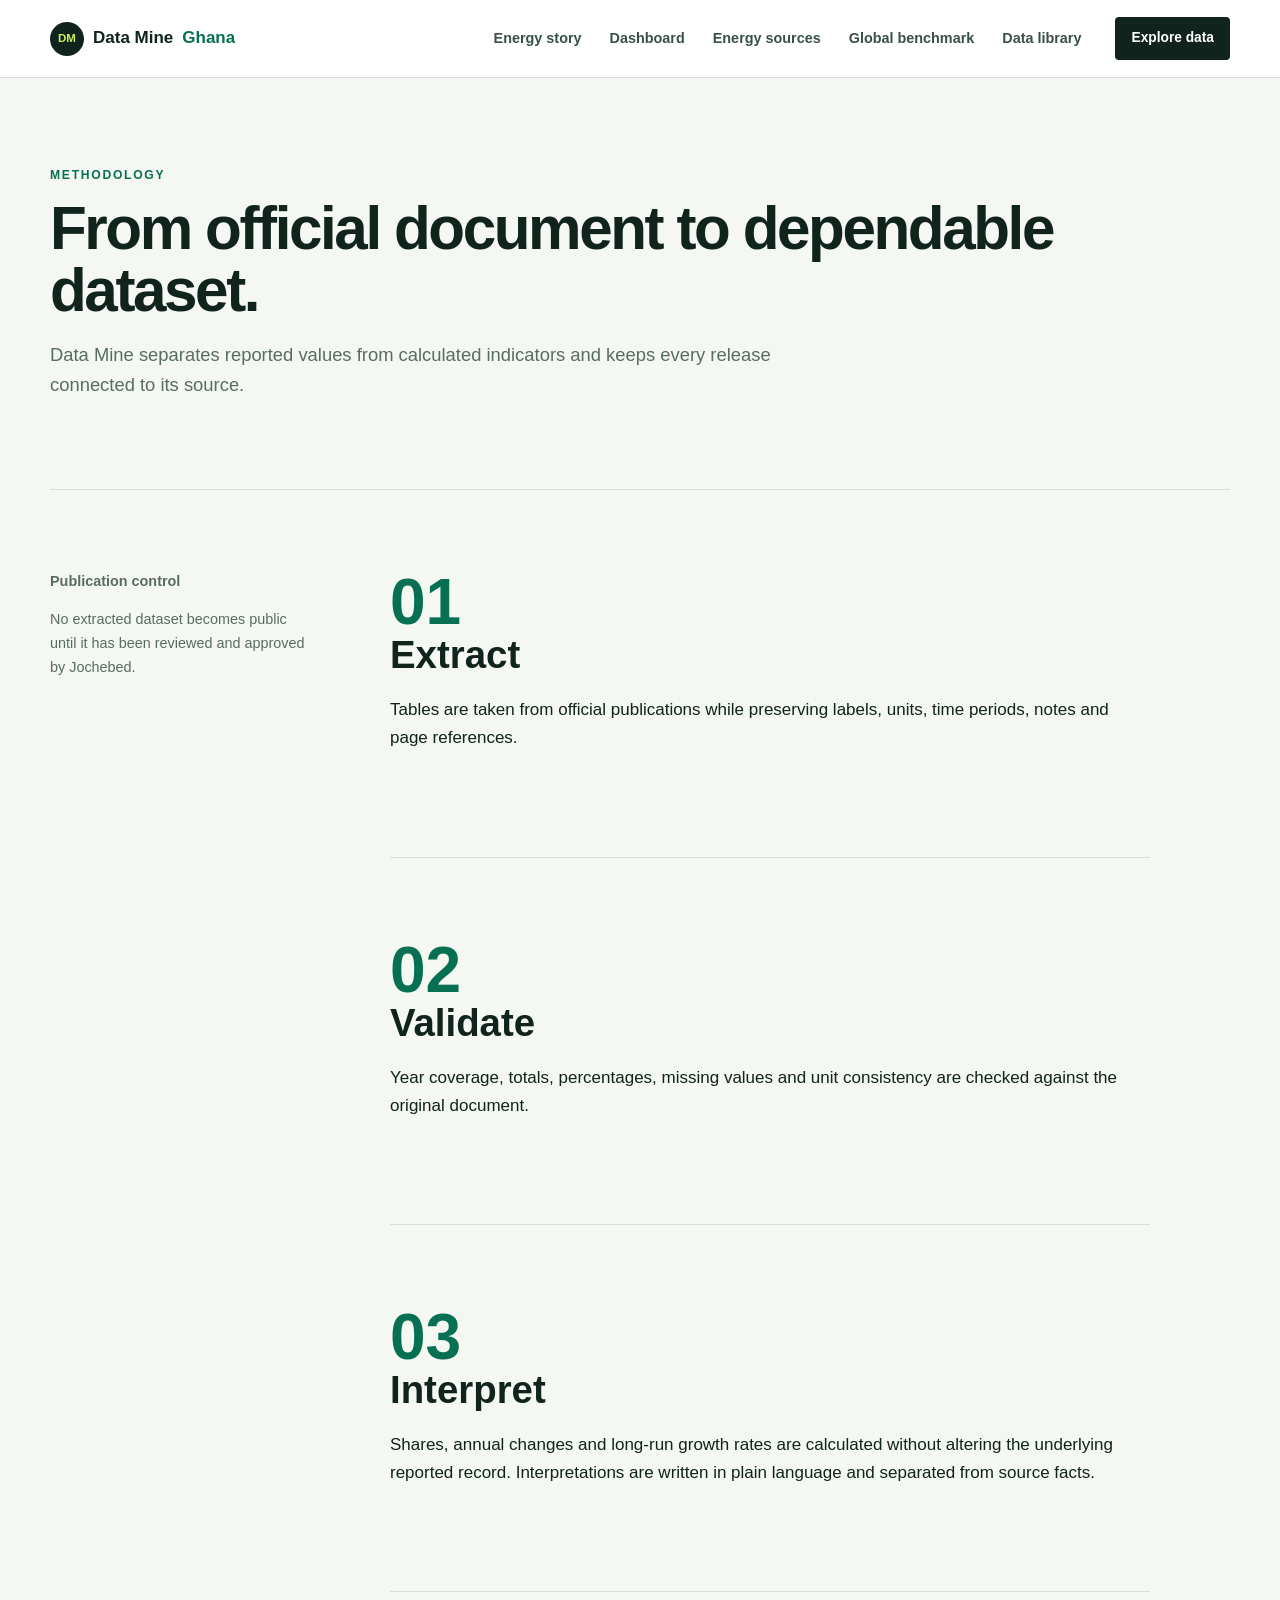
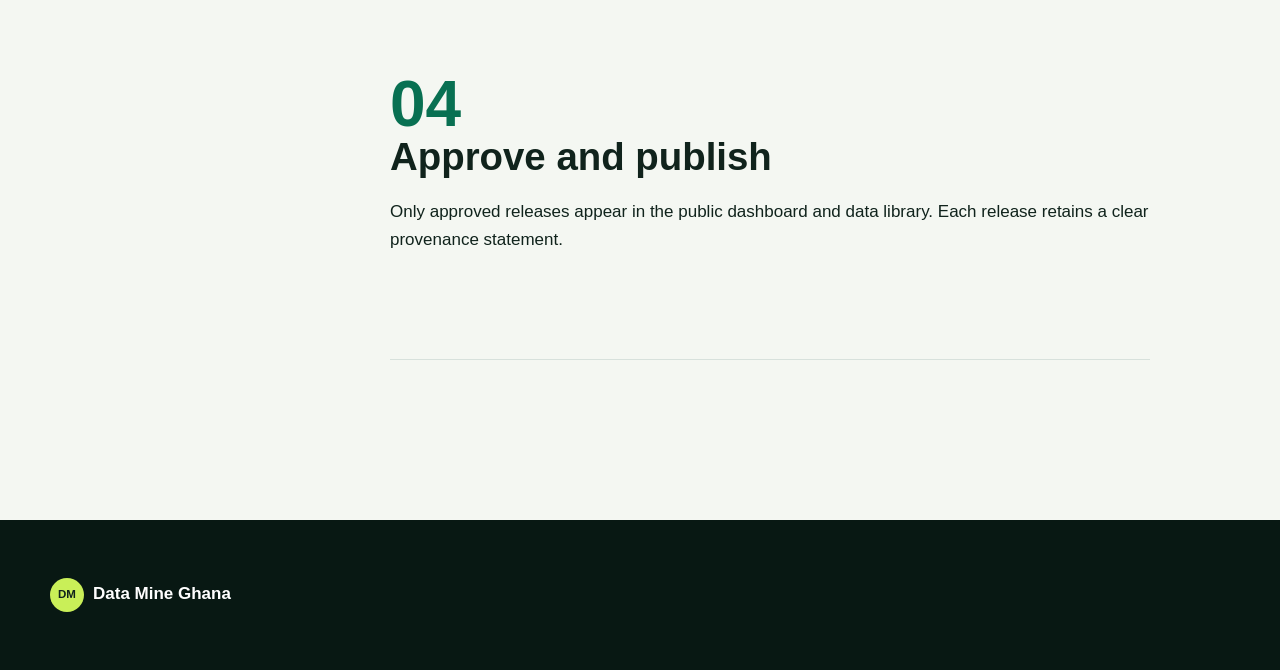
<file: methodology.html>
<!doctype html><html lang="en"><head><meta charset="utf-8"><meta name="viewport" content="width=device-width,initial-scale=1"><title>Methodology | Data Mine Ghana</title><link rel="stylesheet" href="site.css"></head><body><header class="nav"><a class="logo" href="index.html"><span>DM</span>Data Mine <b>Ghana</b></a><button class="menu">Menu</button><nav><a href="story.html">Energy story</a><a href="dashboard.html">Dashboard</a><a href="sources.html">Energy sources</a><a href="global-benchmark.html">Global benchmark</a><a href="data-library.html">Data library</a></nav><a class="nav-cta" href="dashboard.html">Explore data</a></header><main><section class="page-hero"><p class="eyebrow">METHODOLOGY</p><h1>From official document to dependable dataset.</h1><p>Data Mine separates reported values from calculated indicators and keeps every release connected to its source.</p></section><div class="content-grid"><aside class="side-note"><b>Publication control</b><p>No extracted dataset becomes public until it has been reviewed and approved by Jochebed.</p></aside><article class="prose"><section class="chapter"><div class="chapter-number">01</div><h2>Extract</h2><p>Tables are taken from official publications while preserving labels, units, time periods, notes and page references.</p></section><section class="chapter"><div class="chapter-number">02</div><h2>Validate</h2><p>Year coverage, totals, percentages, missing values and unit consistency are checked against the original document.</p></section><section class="chapter"><div class="chapter-number">03</div><h2>Interpret</h2><p>Shares, annual changes and long-run growth rates are calculated without altering the underlying reported record. Interpretations are written in plain language and separated from source facts.</p></section><section class="chapter"><div class="chapter-number">04</div><h2>Approve and publish</h2><p>Only approved releases appear in the public dashboard and data library. Each release retains a clear provenance statement.</p></section></article></div></main><footer><a class="logo inverse" href="index.html"><span>DM</span>Data Mine Ghana</a></footer><script src="nav.js"></script></body></html>
</file>
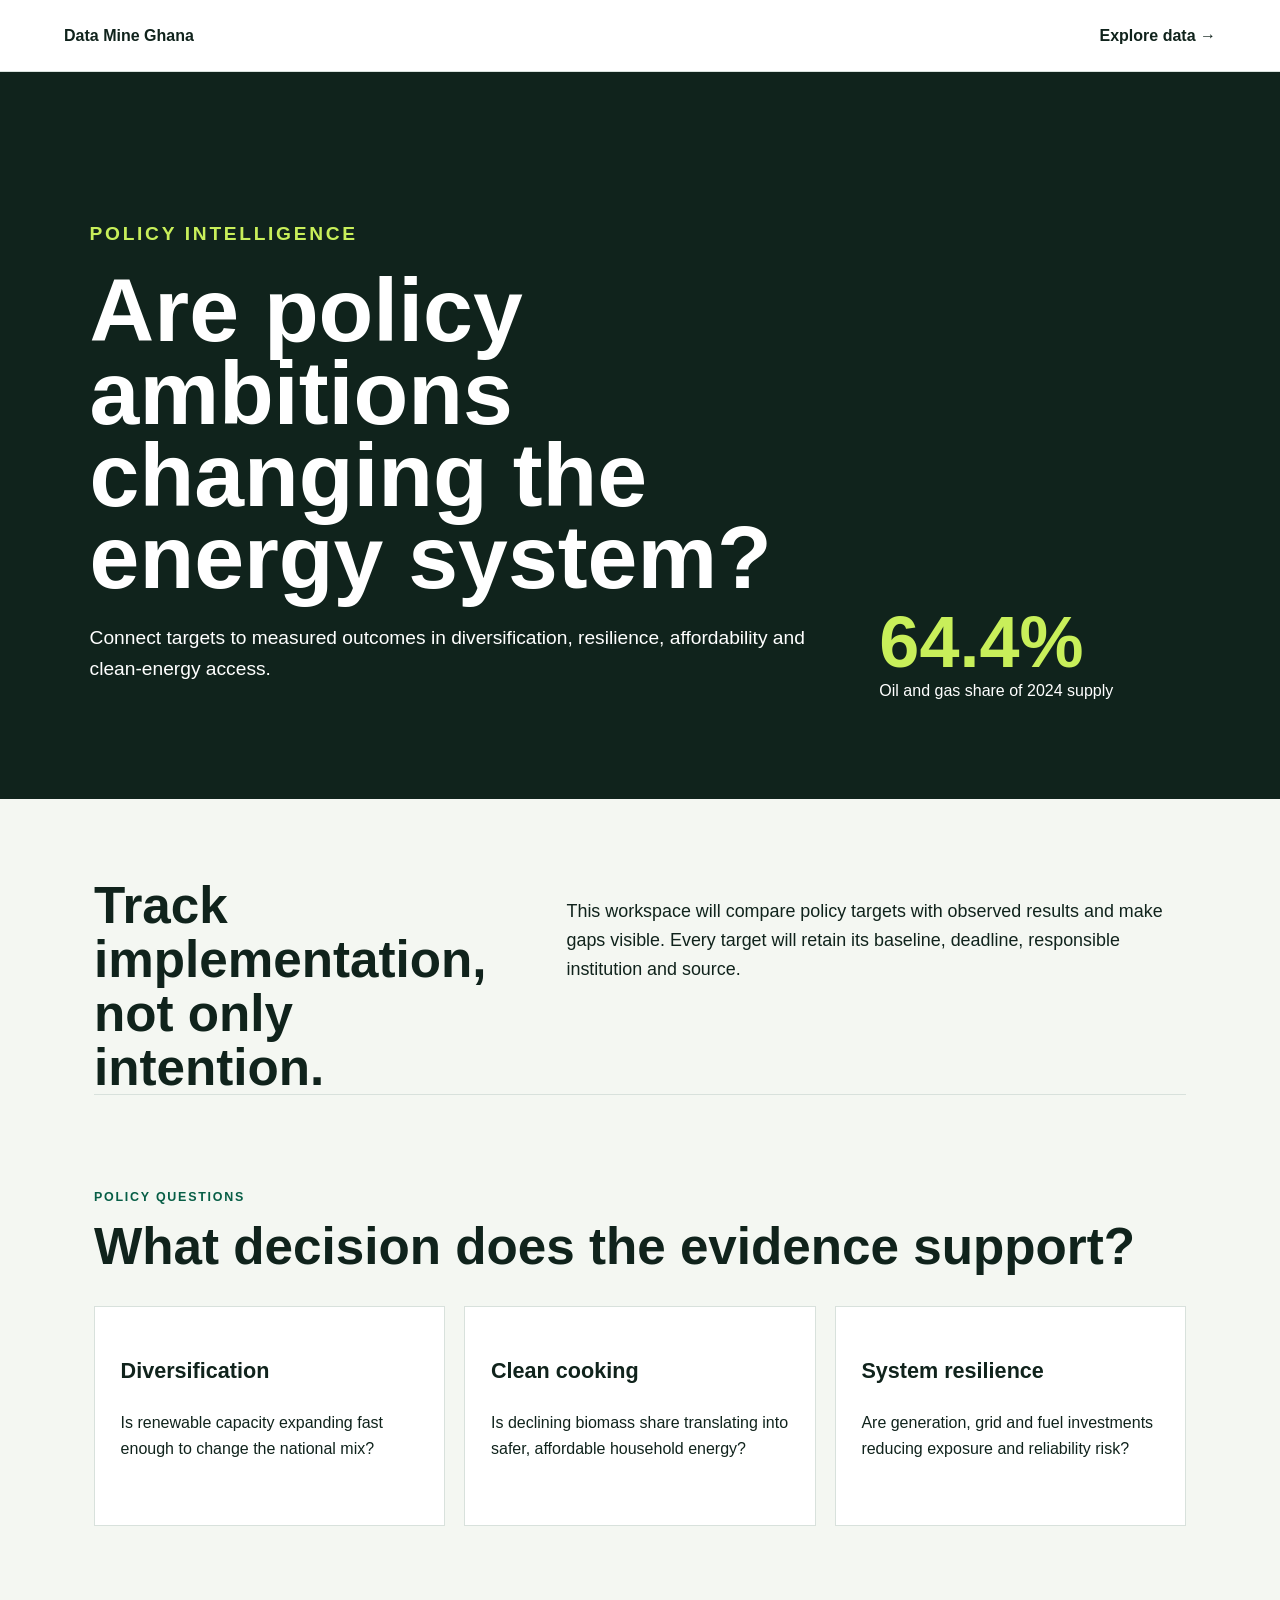
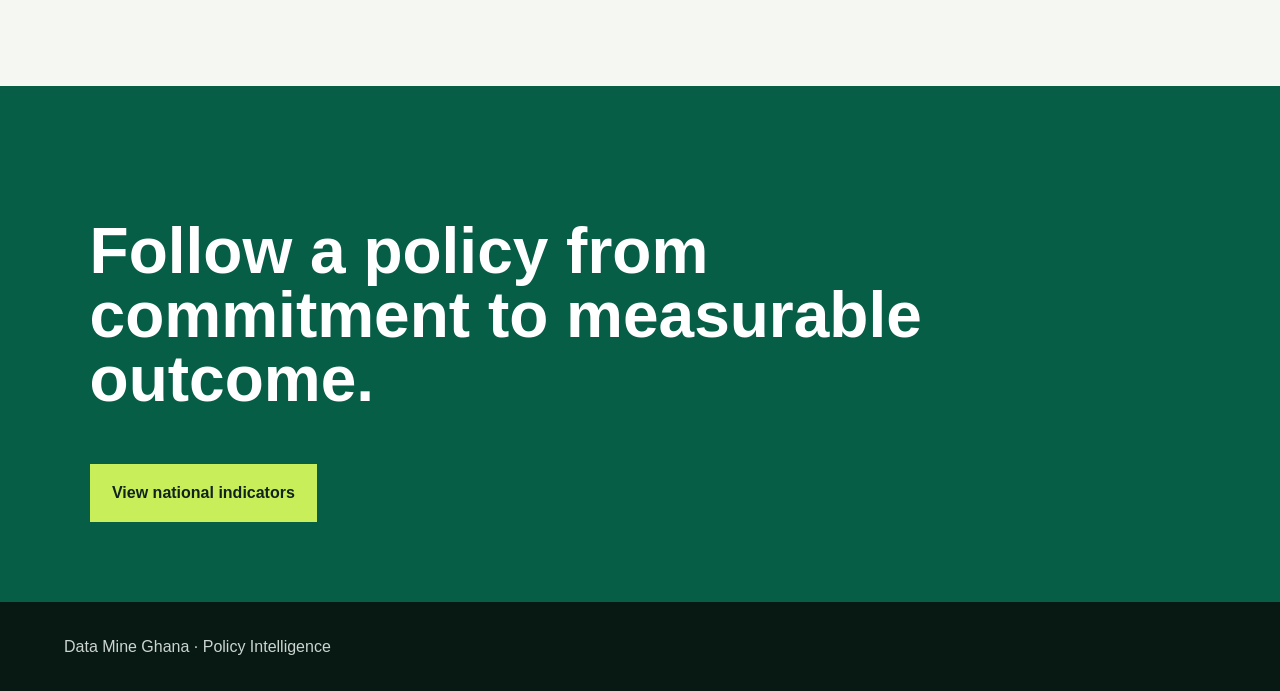
<file: policy.html>
<!doctype html><html lang="en"><head><meta charset="utf-8"><meta name="viewport" content="width=device-width,initial-scale=1"><title>Policy Intelligence | Data Mine Ghana</title><link rel="stylesheet" href="audience.css"></head><body><header class="bar"><a class="brand" href="index.html">Data Mine Ghana</a><a class="back" href="index.html#explorer">Explore data →</a></header><main><section class="hero"><div><p class="eyebrow">POLICY INTELLIGENCE</p><h1>Are policy ambitions changing the energy system?</h1><p>Connect targets to measured outcomes in diversification, resilience, affordability and clean-energy access.</p></div><div class="hero-stat"><strong>64.4%</strong><span>Oil and gas share of 2024 supply</span></div></section><div class="wrap"><section class="intro"><h2>Track implementation, not only intention.</h2><div><p>This workspace will compare policy targets with observed results and make gaps visible. Every target will retain its baseline, deadline, responsible institution and source.</p></div></section><section class="section"><p class="eyebrow">POLICY QUESTIONS</p><h2>What decision does the evidence support?</h2><div class="cards"><article class="card"><h3>Diversification</h3><p>Is renewable capacity expanding fast enough to change the national mix?</p></article><article class="card"><h3>Clean cooking</h3><p>Is declining biomass share translating into safer, affordable household energy?</p></article><article class="card"><h3>System resilience</h3><p>Are generation, grid and fuel investments reducing exposure and reliability risk?</p></article></div></section></div><section class="cta"><h2>Follow a policy from commitment to measurable outcome.</h2><a href="index.html#dashboard">View national indicators</a></section></main><footer>Data Mine Ghana · Policy Intelligence</footer></body></html>
</file>
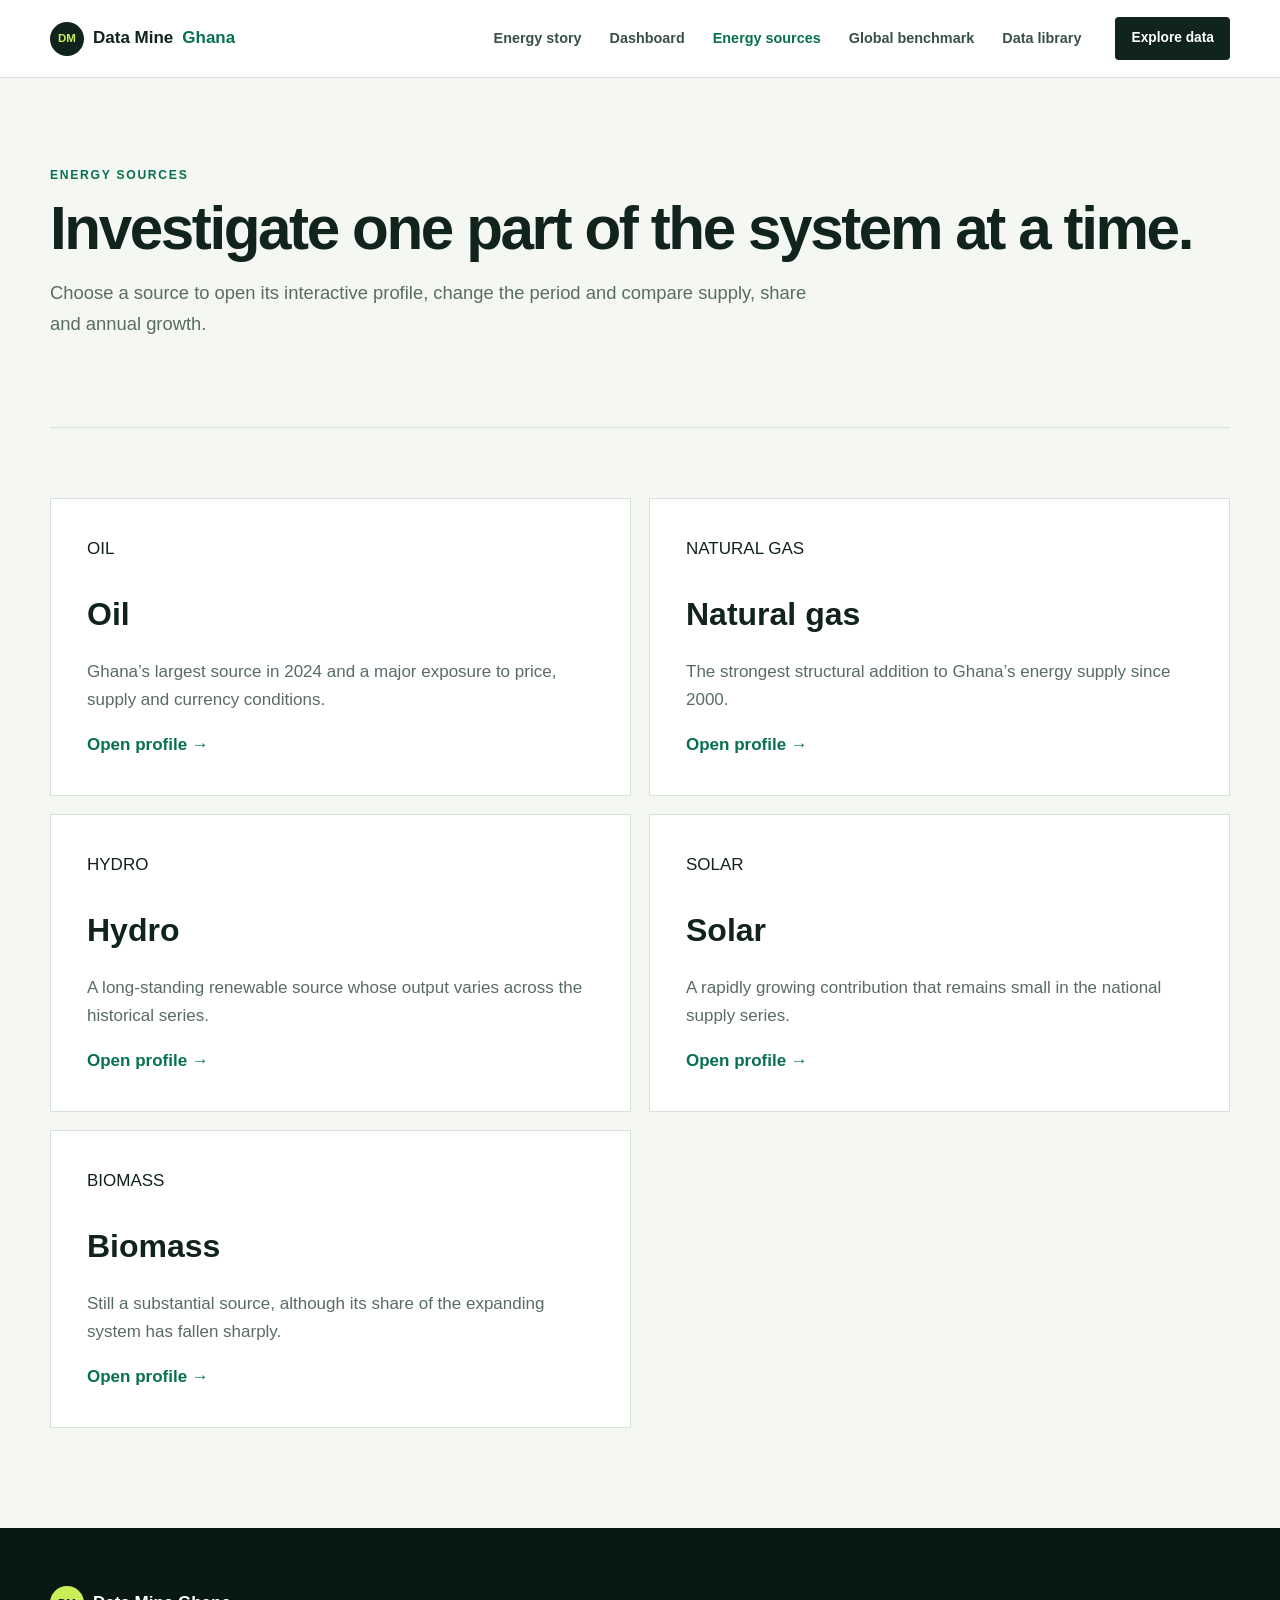
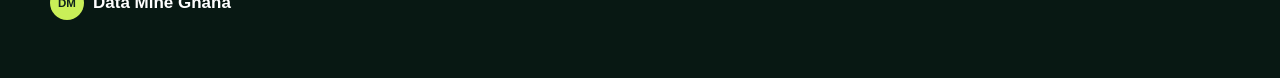
<file: sources.html>
<!doctype html><html lang="en"><head><meta charset="utf-8"><meta name="viewport" content="width=device-width,initial-scale=1"><title>Energy Sources | Data Mine Ghana</title><link rel="stylesheet" href="site.css"></head><body><header class="nav"><a class="logo" href="index.html"><span>DM</span>Data Mine <b>Ghana</b></a><button class="menu">Menu</button><nav><a href="story.html">Energy story</a><a href="dashboard.html">Dashboard</a><a class="active" href="sources.html">Energy sources</a><a href="global-benchmark.html">Global benchmark</a><a href="data-library.html">Data library</a></nav><a class="nav-cta" href="dashboard.html">Explore data</a></header><main><section class="page-hero"><p class="eyebrow">ENERGY SOURCES</p><h1>Investigate one part of the system at a time.</h1><p>Choose a source to open its interactive profile, change the period and compare supply, share and annual growth.</p></section><section class="source-grid"><a class="source-card" href="dashboard.html?source=oil"><span>OIL</span><h2>Oil</h2><p>Ghana’s largest source in 2024 and a major exposure to price, supply and currency conditions.</p><b>Open profile →</b></a><a class="source-card" href="dashboard.html?source=gas"><span>NATURAL GAS</span><h2>Natural gas</h2><p>The strongest structural addition to Ghana’s energy supply since 2000.</p><b>Open profile →</b></a><a class="source-card" href="dashboard.html?source=hydro"><span>HYDRO</span><h2>Hydro</h2><p>A long-standing renewable source whose output varies across the historical series.</p><b>Open profile →</b></a><a class="source-card" href="dashboard.html?source=solar"><span>SOLAR</span><h2>Solar</h2><p>A rapidly growing contribution that remains small in the national supply series.</p><b>Open profile →</b></a><a class="source-card" href="dashboard.html?source=biomass"><span>BIOMASS</span><h2>Biomass</h2><p>Still a substantial source, although its share of the expanding system has fallen sharply.</p><b>Open profile →</b></a></section></main><footer><a class="logo inverse" href="index.html"><span>DM</span>Data Mine Ghana</a></footer><script src="nav.js"></script></body></html>
</file>
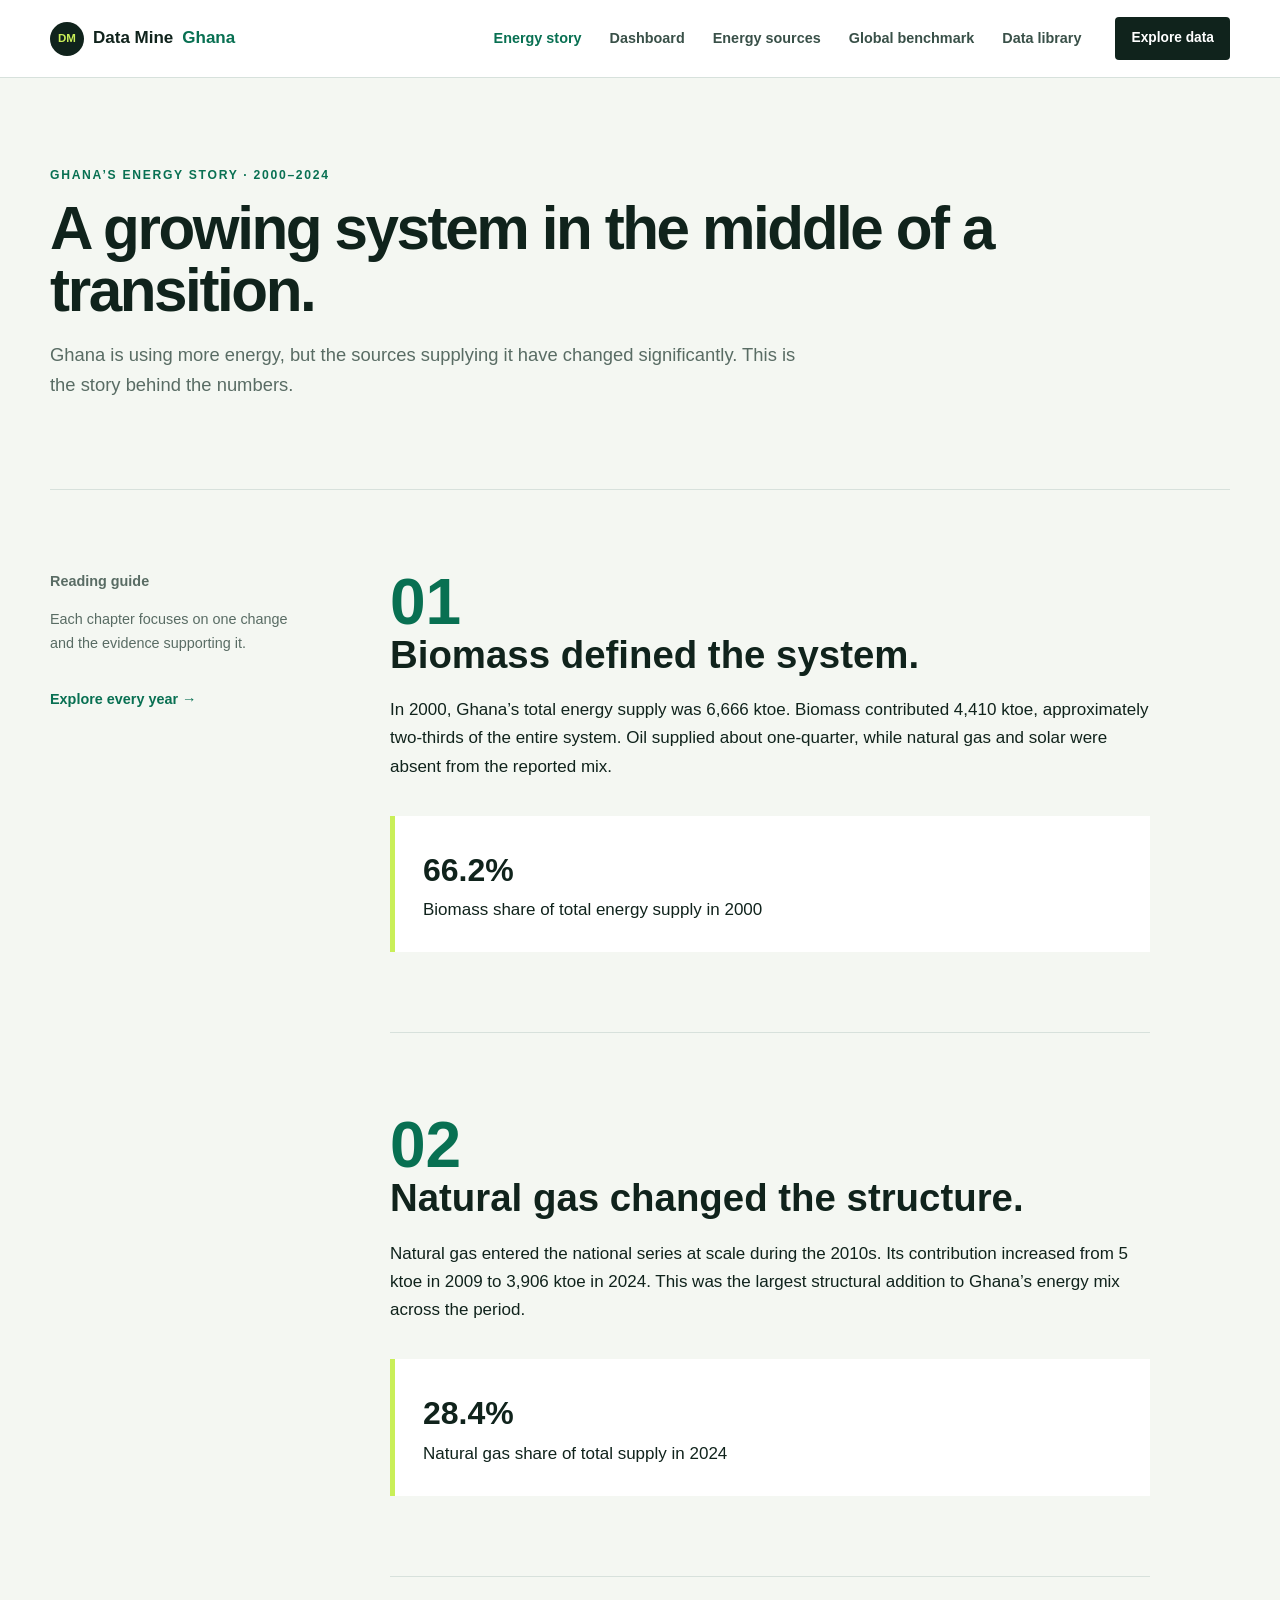
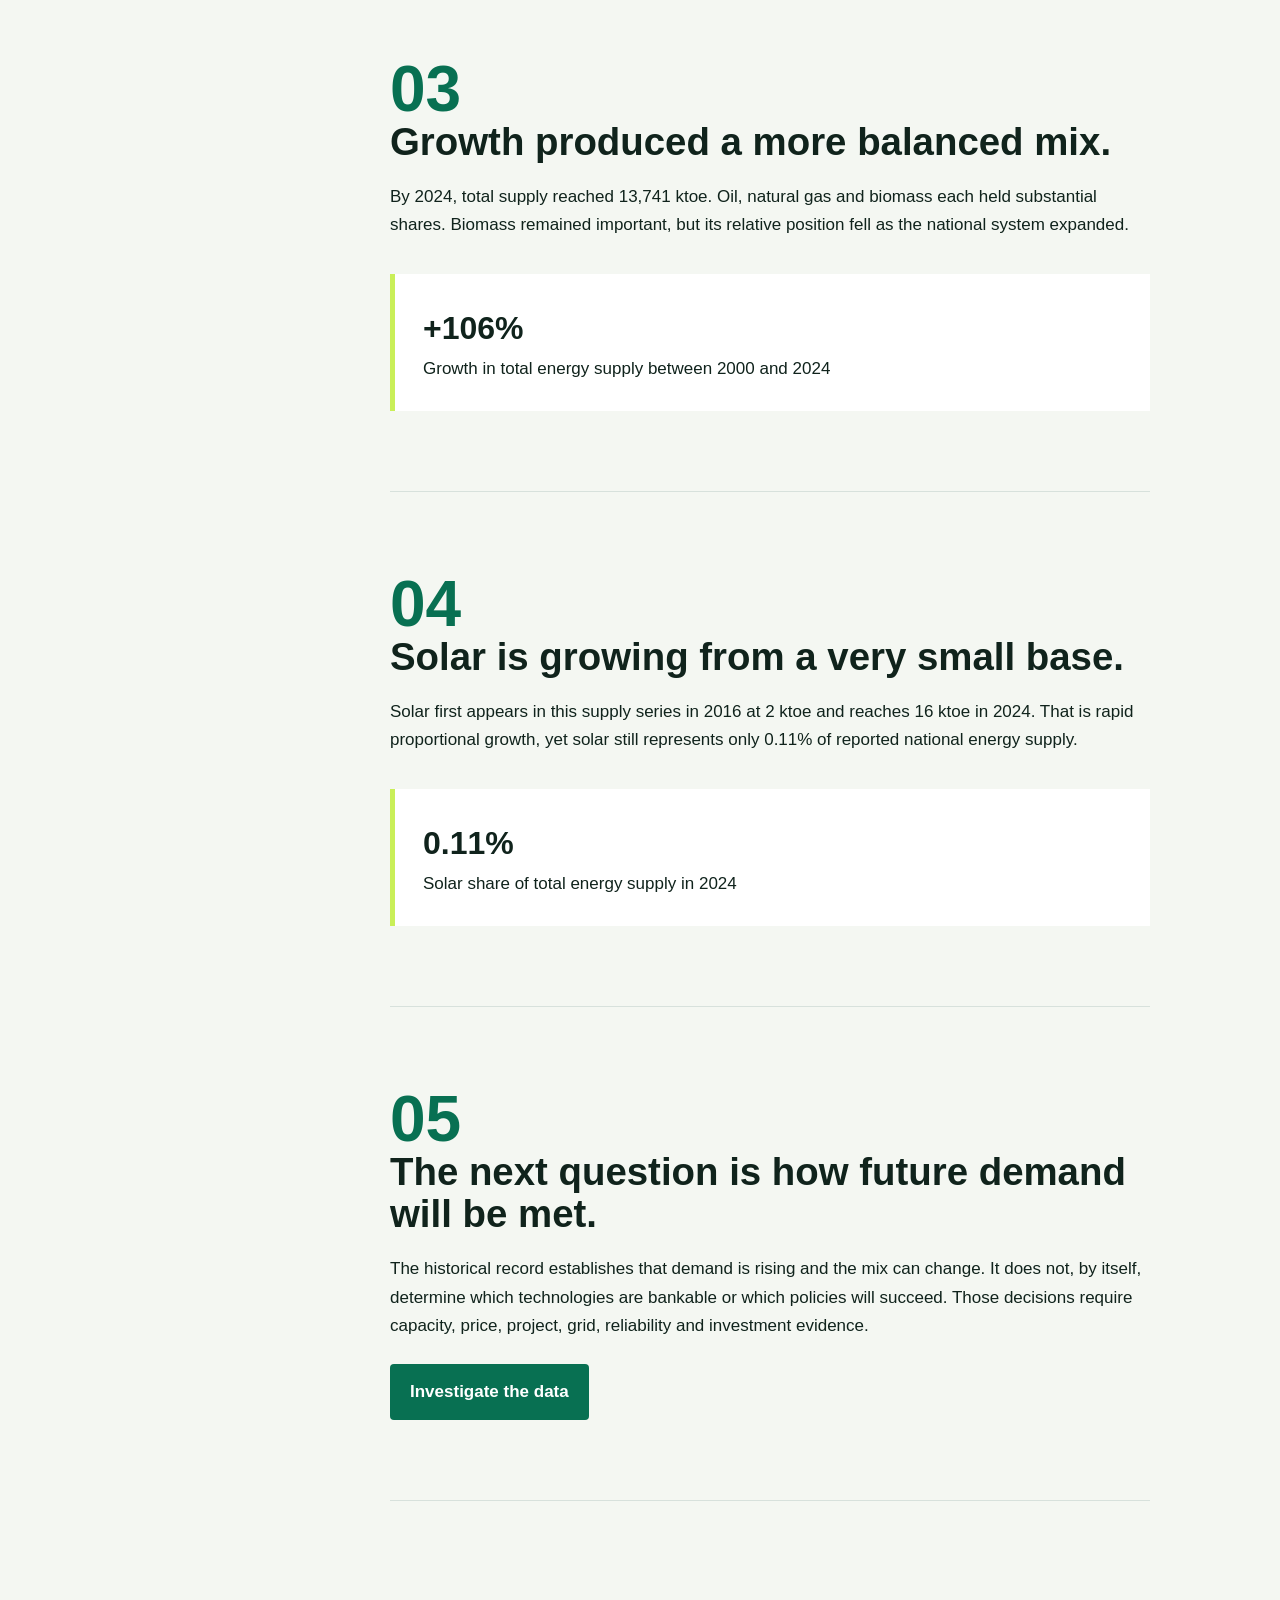
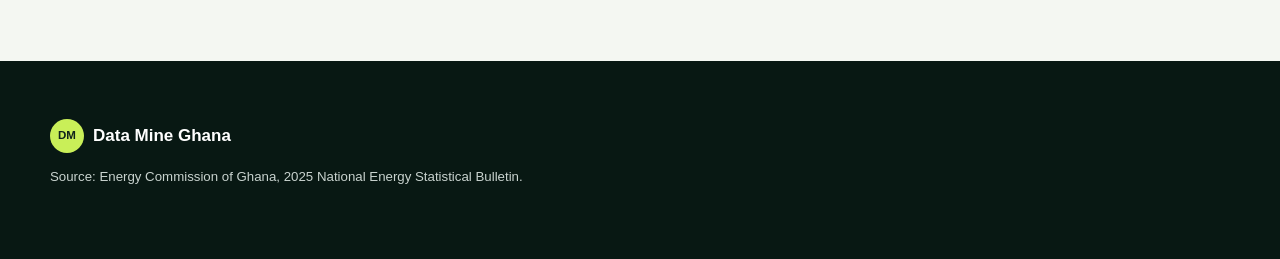
<file: story.html>
<!doctype html><html lang="en"><head><meta charset="utf-8"><meta name="viewport" content="width=device-width,initial-scale=1"><title>Ghana’s Energy Story | Data Mine Ghana</title><link rel="stylesheet" href="site.css"></head><body><header class="nav"><a class="logo" href="index.html"><span>DM</span>Data Mine <b>Ghana</b></a><button class="menu">Menu</button><nav><a class="active" href="story.html">Energy story</a><a href="dashboard.html">Dashboard</a><a href="sources.html">Energy sources</a><a href="global-benchmark.html">Global benchmark</a><a href="data-library.html">Data library</a></nav><a class="nav-cta" href="dashboard.html">Explore data</a></header><main><section class="page-hero"><p class="eyebrow">GHANA’S ENERGY STORY · 2000–2024</p><h1>A growing system in the middle of a transition.</h1><p>Ghana is using more energy, but the sources supplying it have changed significantly. This is the story behind the numbers.</p></section><div class="content-grid"><aside class="side-note"><b>Reading guide</b><p>Each chapter focuses on one change and the evidence supporting it.</p><a class="arrow-link" href="dashboard.html">Explore every year →</a></aside><article class="prose"><section class="chapter"><div class="chapter-number">01</div><h2>Biomass defined the system.</h2><p>In 2000, Ghana’s total energy supply was 6,666 ktoe. Biomass contributed 4,410 ktoe, approximately two-thirds of the entire system. Oil supplied about one-quarter, while natural gas and solar were absent from the reported mix.</p><div class="story-fact"><strong>66.2%</strong><span>Biomass share of total energy supply in 2000</span></div></section><section class="chapter"><div class="chapter-number">02</div><h2>Natural gas changed the structure.</h2><p>Natural gas entered the national series at scale during the 2010s. Its contribution increased from 5 ktoe in 2009 to 3,906 ktoe in 2024. This was the largest structural addition to Ghana’s energy mix across the period.</p><div class="story-fact"><strong>28.4%</strong><span>Natural gas share of total supply in 2024</span></div></section><section class="chapter"><div class="chapter-number">03</div><h2>Growth produced a more balanced mix.</h2><p>By 2024, total supply reached 13,741 ktoe. Oil, natural gas and biomass each held substantial shares. Biomass remained important, but its relative position fell as the national system expanded.</p><div class="story-fact"><strong>+106%</strong><span>Growth in total energy supply between 2000 and 2024</span></div></section><section class="chapter"><div class="chapter-number">04</div><h2>Solar is growing from a very small base.</h2><p>Solar first appears in this supply series in 2016 at 2 ktoe and reaches 16 ktoe in 2024. That is rapid proportional growth, yet solar still represents only 0.11% of reported national energy supply.</p><div class="story-fact"><strong>0.11%</strong><span>Solar share of total energy supply in 2024</span></div></section><section class="chapter"><div class="chapter-number">05</div><h2>The next question is how future demand will be met.</h2><p>The historical record establishes that demand is rising and the mix can change. It does not, by itself, determine which technologies are bankable or which policies will succeed. Those decisions require capacity, price, project, grid, reliability and investment evidence.</p><a class="button primary" href="dashboard.html">Investigate the data</a></section></article></div></main><footer><div><a class="logo inverse" href="index.html"><span>DM</span>Data Mine Ghana</a><p>Source: Energy Commission of Ghana, 2025 National Energy Statistical Bulletin.</p></div></footer><script src="nav.js"></script></body></html>
</file>
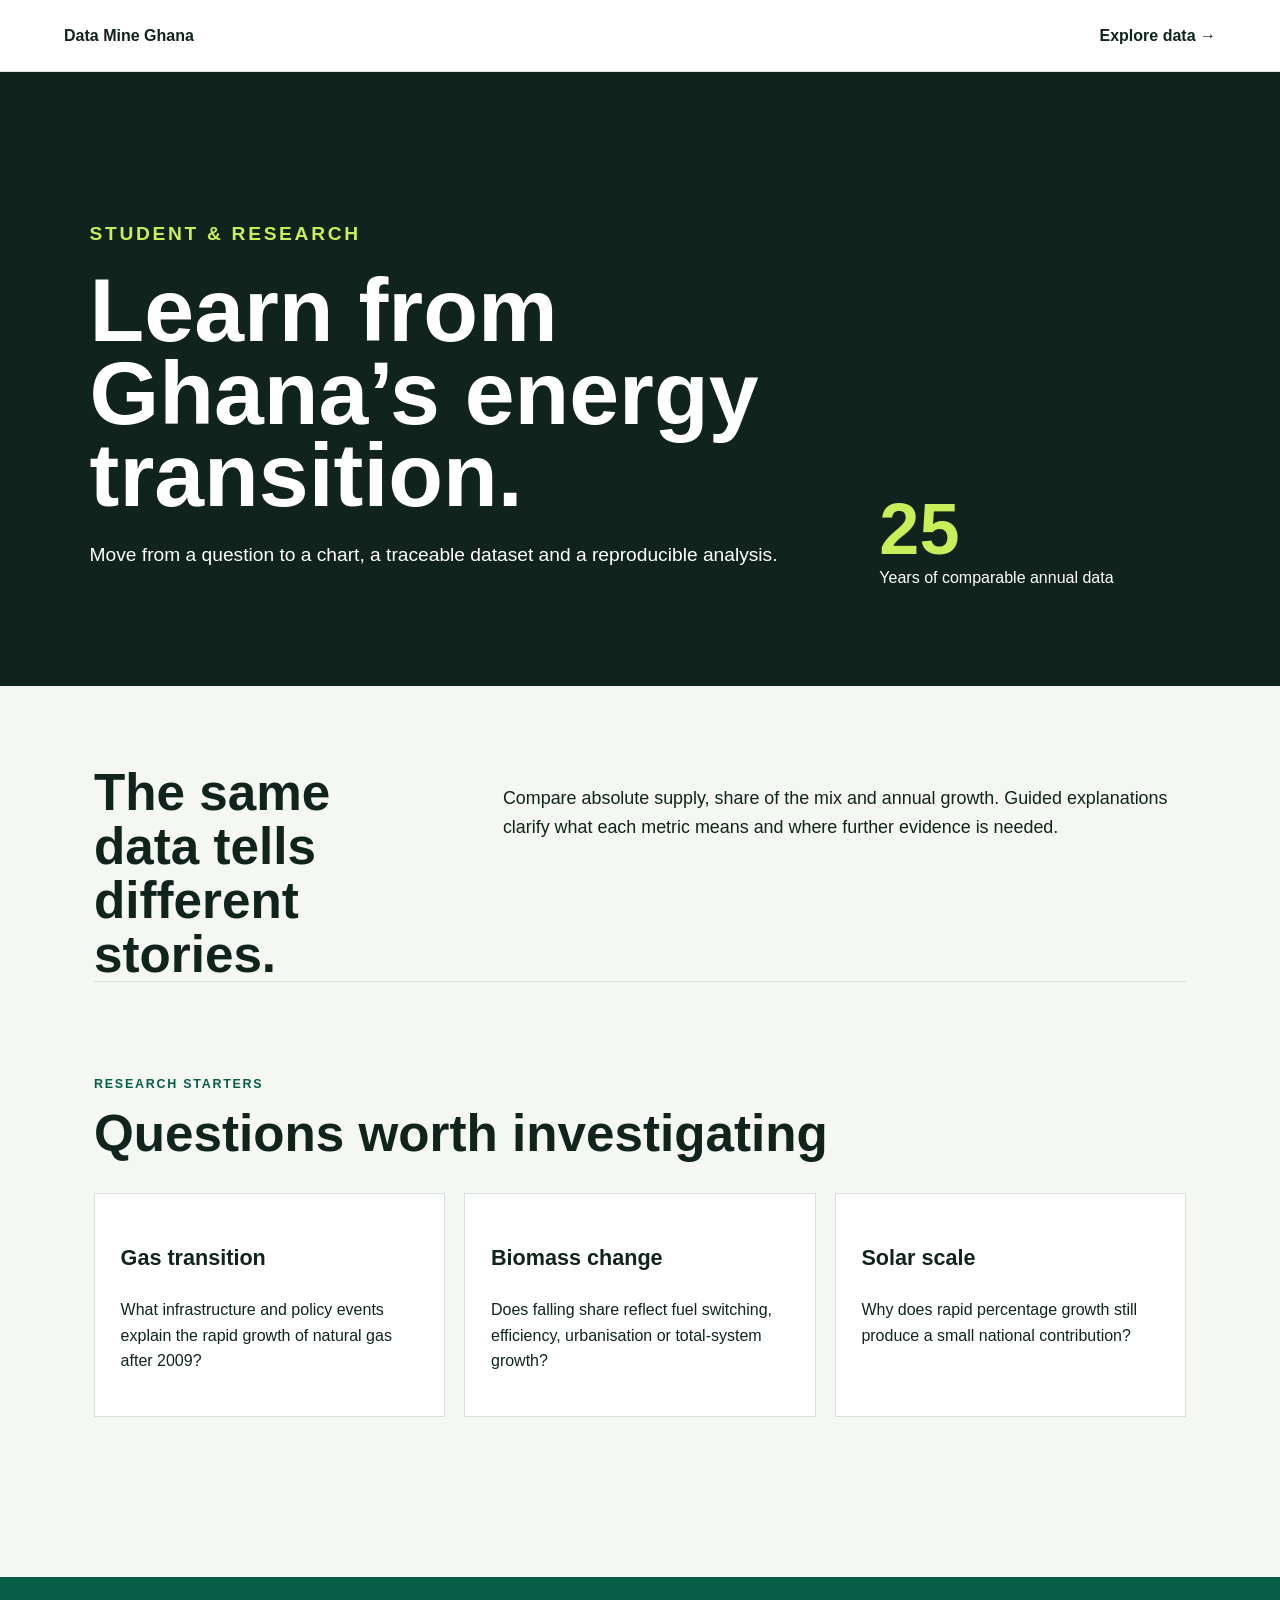
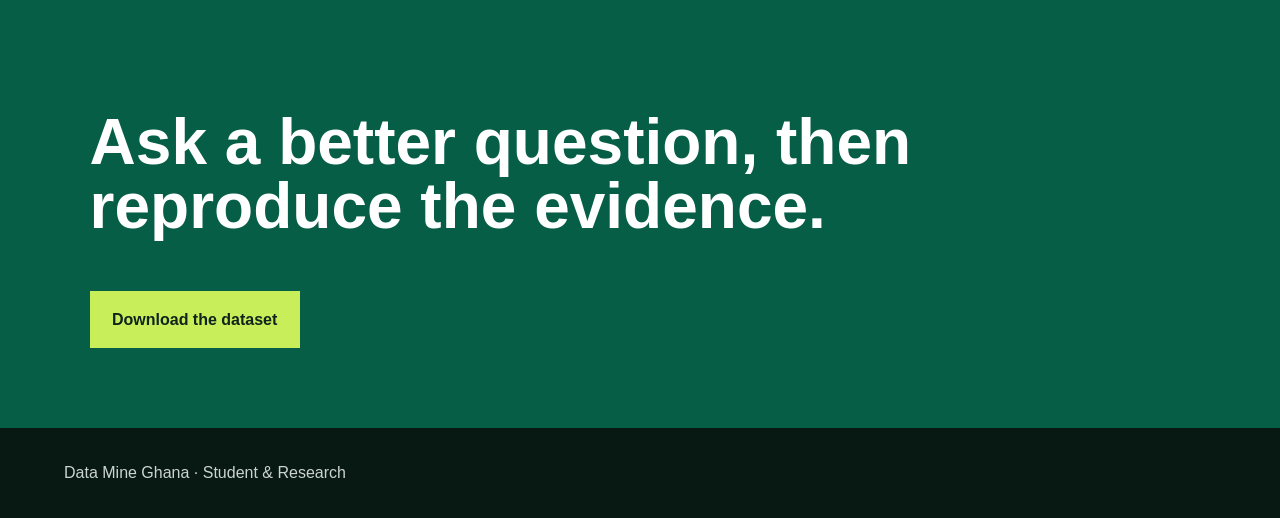
<file: student.html>
<!doctype html><html lang="en"><head><meta charset="utf-8"><meta name="viewport" content="width=device-width,initial-scale=1"><title>Student & Research | Data Mine Ghana</title><link rel="stylesheet" href="audience.css"></head><body><header class="bar"><a class="brand" href="index.html">Data Mine Ghana</a><a class="back" href="index.html#explorer">Explore data →</a></header><main><section class="hero"><div><p class="eyebrow">STUDENT & RESEARCH</p><h1>Learn from Ghana’s energy transition.</h1><p>Move from a question to a chart, a traceable dataset and a reproducible analysis.</p></div><div class="hero-stat"><strong>25</strong><span>Years of comparable annual data</span></div></section><div class="wrap"><section class="intro"><h2>The same data tells different stories.</h2><div><p>Compare absolute supply, share of the mix and annual growth. Guided explanations clarify what each metric means and where further evidence is needed.</p></div></section><section class="section"><p class="eyebrow">RESEARCH STARTERS</p><h2>Questions worth investigating</h2><div class="cards"><article class="card"><h3>Gas transition</h3><p>What infrastructure and policy events explain the rapid growth of natural gas after 2009?</p></article><article class="card"><h3>Biomass change</h3><p>Does falling share reflect fuel switching, efficiency, urbanisation or total-system growth?</p></article><article class="card"><h3>Solar scale</h3><p>Why does rapid percentage growth still produce a small national contribution?</p></article></div></section></div><section class="cta"><h2>Ask a better question, then reproduce the evidence.</h2><a href="ghana-total-energy-supply-2000-2024.csv" download>Download the dataset</a></section></main><footer>Data Mine Ghana · Student & Research</footer></body></html>
</file>
<file: site.css>
:root{--ink:#10231c;--muted:#596c64;--paper:#f4f7f2;--white:#fff;--line:#d7e1dc;--green:#087052;--lime:#c9ef58;--gold:#e0ad22;--blue:#287eae;--purple:#5650b8;--orange:#d86b45;--max:1180px;--shadow:0 22px 60px rgba(16,35,28,.09)}*{box-sizing:border-box}html{scroll-behavior:smooth}body{margin:0;background:var(--paper);color:var(--ink);font:400 17px/1.65 Inter,"Segoe UI",Arial,sans-serif}a{color:inherit}button,select,input{font:inherit}.nav{height:78px;padding:0 max(24px,calc((100vw - var(--max))/2));display:flex;align-items:center;gap:34px;background:white;border-bottom:1px solid var(--line);position:sticky;top:0;z-index:20}.logo{display:flex;align-items:center;gap:9px;text-decoration:none;font-weight:750;white-space:nowrap}.logo span{width:34px;height:34px;border-radius:50%;display:grid;place-items:center;background:var(--ink);color:var(--lime);font-size:.72rem}.logo b{color:var(--green)}.nav nav{display:flex;align-items:center;gap:28px;margin-left:auto}.nav nav a{text-decoration:none;color:#395048;font-size:.9rem;font-weight:650}.nav nav a:hover,.nav nav a.active{color:var(--green)}.nav-cta,.button{display:inline-flex;align-items:center;justify-content:center;text-decoration:none;font-weight:800;border-radius:4px}.nav-cta{background:var(--ink);color:white;padding:10px 16px;font-size:.86rem}.menu{display:none;background:none;border:0;font-weight:800}.home-hero{max-width:var(--max);margin:auto;min-height:630px;padding:90px 0 80px;display:grid;grid-template-columns:minmax(0,1.45fr) minmax(280px,.55fr);gap:8vw;align-items:center}.eyebrow{margin:0 0 14px;color:var(--green);font-size:.76rem;line-height:1.3;font-weight:900;letter-spacing:.14em}.hero-copy h1{font-size:clamp(3.5rem,6.8vw,6.5rem);line-height:.94;letter-spacing:-.055em;max-width:850px;margin:0 0 28px}.hero-copy>p:not(.eyebrow){font-size:1.22rem;line-height:1.65;max-width:690px;color:var(--muted)}.actions{display:flex;align-items:center;gap:22px;margin-top:34px}.button{padding:14px 20px}.button.primary{background:var(--green);color:white}.button.secondary{background:white;border:1px solid var(--line)}.button.text{padding-left:0}.hero-number{border-left:1px solid var(--line);padding:40px 0 40px 38px;display:flex;flex-direction:column;align-items:flex-start}.hero-number span,.hero-number small{color:var(--muted);font-size:.84rem}.hero-number strong{font-size:clamp(3.8rem,6vw,6rem);line-height:1;margin:14px 0 2px}.hero-number em{font-style:normal;color:var(--green);font-weight:800;margin-top:20px}.stat-strip{display:grid;grid-template-columns:repeat(4,1fr);background:var(--ink);color:white;padding:0 max(24px,calc((100vw - var(--max))/2))}.stat-strip article{padding:28px 26px;border-right:1px solid rgba(255,255,255,.14)}.stat-strip article:first-child{padding-left:0}.stat-strip strong{display:block;color:var(--lime);font-size:2rem}.stat-strip span{font-size:.82rem;color:#c8d4cf}.page-section{max-width:var(--max);margin:auto;padding:100px 0}.story-preview{display:grid;grid-template-columns:1fr 1fr;gap:100px}.section-intro h2,.section-heading h2,.latest h2,.trust h2,.page-hero h1{font-size:clamp(2.5rem,4.7vw,4.9rem);line-height:1.03;letter-spacing:-.04em;margin:0}.preview-copy{max-width:570px}.preview-copy p{font-size:1.12rem;color:var(--muted)}.arrow-link{display:inline-block;margin-top:18px;color:var(--green);font-weight:850;text-decoration:none}.section-heading{display:flex;justify-content:space-between;align-items:end;gap:60px;margin-bottom:44px}.section-heading>p{max-width:330px;color:var(--muted);margin:0}.path-grid{display:grid;grid-template-columns:repeat(2,1fr);gap:18px}.path-card{display:block;min-height:300px;padding:34px;background:white;border:1px solid var(--line);text-decoration:none;transition:.25s}.path-card:hover{transform:translateY(-5px);box-shadow:var(--shadow)}.path-card span{color:var(--green);font-size:.75rem;font-weight:900}.path-card h3{font-size:2rem;margin:32px 0 10px}.path-card p{max-width:440px;color:var(--muted)}.path-card b{display:block;margin-top:38px}.path-card.investor{background:var(--ink);color:white}.path-card.investor p{color:#c8d4cf}.path-card.investor span,.path-card.investor b{color:var(--lime)}.latest{display:flex;align-items:center;justify-content:space-between;gap:50px;border-top:1px solid var(--line)}.latest>div:first-child{max-width:720px}.latest p{color:var(--muted)}.release-actions{display:flex;flex-direction:column;gap:10px;min-width:210px}.trust{padding:100px max(24px,calc((100vw - var(--max))/2));background:var(--green);color:white}.trust .eyebrow{color:var(--lime)}.trust h2{max-width:820px}.trust p{max-width:700px;color:#d7e9e2}.trust a{display:inline-block;margin-top:20px;font-weight:850}footer{padding:58px max(24px,calc((100vw - var(--max))/2));display:flex;justify-content:space-between;gap:50px;background:#081813;color:#c9d3cf}.logo.inverse{color:white}.logo.inverse span{background:var(--lime);color:var(--ink)}footer p{font-size:.83rem}.footer-links{display:grid;grid-template-columns:repeat(2,1fr);gap:8px 36px}.footer-links a{text-decoration:none;font-size:.84rem}.page-hero{max-width:var(--max);margin:auto;padding:90px 0 70px;border-bottom:1px solid var(--line)}.page-hero p:not(.eyebrow){max-width:760px;font-size:1.15rem;color:var(--muted)}.content-grid{max-width:var(--max);margin:auto;padding:80px 0;display:grid;grid-template-columns:260px minmax(0,1fr);gap:80px}.side-note{position:sticky;top:110px;align-self:start;color:var(--muted);font-size:.9rem}.prose{max-width:760px}.prose h2{font-size:2.4rem;line-height:1.1;margin:0 0 20px}.prose p{margin:0 0 24px}.chapter{padding:0 0 80px;margin-bottom:80px;border-bottom:1px solid var(--line)}.chapter-number{font-size:4rem;font-weight:900;color:var(--green);line-height:1}.story-fact{margin-top:35px;padding:28px;background:white;border-left:5px solid var(--lime)}.story-fact strong{font-size:2rem;display:block}.dashboard-shell{max-width:var(--max);margin:auto;padding:46px 0 90px}.control-panel{background:white;border:1px solid var(--line);padding:22px;display:grid;grid-template-columns:1fr 1fr 2fr auto;gap:18px;align-items:end}.control-panel label{display:flex;flex-direction:column;gap:7px;font-size:.78rem;font-weight:800;color:var(--muted)}.control-panel select{min-height:46px;padding:0 12px;border:1px solid var(--line);background:white}.range-control{min-width:280px}.range-head{display:flex;justify-content:space-between;font-size:.78rem;font-weight:800}.range-inputs{position:relative;height:40px}.range-inputs:before{content:"";position:absolute;left:4px;right:4px;top:19px;height:5px;border-radius:4px;background:var(--line)}.range-inputs input{position:absolute;inset:0;width:100%;pointer-events:none;background:transparent;appearance:none}.range-inputs input::-webkit-slider-thumb{appearance:none;width:20px;height:20px;border-radius:50%;background:var(--green);border:3px solid white;box-shadow:0 0 0 1px var(--ink);pointer-events:auto}.reset{height:46px;border:1px solid var(--ink);background:transparent;font-weight:800;padding:0 16px}.dashboard-kpis{display:grid;grid-template-columns:repeat(4,1fr);gap:14px;margin:24px 0}.dashboard-kpis article{padding:22px;background:white;border:1px solid var(--line)}.dashboard-kpis span,.dashboard-kpis small{display:block;color:var(--muted);font-size:.76rem}.dashboard-kpis strong{font-size:1.75rem}.chart-grid{display:grid;grid-template-columns:1.45fr .55fr;gap:18px}.chart-card{background:white;border:1px solid var(--line);padding:26px;min-width:0}.chart-card h2{font-size:1.35rem;margin:0}.chart-card p{margin:4px 0 20px;color:var(--muted);font-size:.88rem}.chart-card svg{display:block;width:100%;height:auto}.source-list{display:flex;flex-direction:column;gap:8px}.source-choice{width:100%;padding:14px;border:1px solid var(--line);background:white;text-align:left;display:flex;justify-content:space-between}.source-choice.active{border-color:var(--green);background:#edf8f3}.axis{font-size:12px;fill:#66776f}.grid-line{stroke:#e2e9e5;stroke-width:1}.data-line{fill:none;stroke-width:4}.data-area{opacity:.13}.dot{cursor:pointer;stroke:white;stroke-width:3}.source-grid{max-width:var(--max);margin:auto;padding:70px 0 100px;display:grid;grid-template-columns:repeat(2,1fr);gap:18px}.source-card{padding:36px;background:white;border:1px solid var(--line);text-decoration:none}.source-card h2{font-size:2rem;margin:25px 0 8px}.source-card p{color:var(--muted)}.source-card b{color:var(--green)}@media(max-width:900px){.nav{padding:0 20px}.nav nav{display:none;position:absolute;top:78px;left:0;right:0;padding:24px;background:white;flex-direction:column;align-items:flex-start;border-bottom:1px solid var(--line)}.nav nav.open{display:flex}.menu{display:block;margin-left:auto}.nav-cta{display:none}.home-hero,.page-hero,.page-section,.dashboard-shell,.source-grid{margin-left:24px;margin-right:24px}.home-hero{grid-template-columns:1fr;min-height:auto;padding-top:60px}.hero-number{border-left:0;border-top:1px solid var(--line);padding-left:0}.stat-strip{grid-template-columns:repeat(2,1fr)}.story-preview,.content-grid{grid-template-columns:1fr;gap:45px}.side-note{position:static}.path-grid,.source-grid{grid-template-columns:1fr}.latest,.section-heading{align-items:flex-start;flex-direction:column}.control-panel{grid-template-columns:1fr 1fr}.range-control{grid-column:1/-1}.chart-grid{grid-template-columns:1fr}.dashboard-kpis{grid-template-columns:repeat(2,1fr)}}@media(max-width:560px){body{font-size:16px}.hero-copy h1{font-size:3.2rem}.actions{align-items:flex-start;flex-direction:column}.stat-strip{grid-template-columns:1fr}.control-panel,.dashboard-kpis{grid-template-columns:1fr}.range-control{grid-column:auto}.footer-links{grid-template-columns:1fr}footer{flex-direction:column}}
</file>
<file: audience.css>
:root{--ink:#10231c;--muted:#607069;--paper:#f4f7f2;--white:#fff;--green:#075e46;--lime:#c8ef5a;--line:#d8e1dc}*{box-sizing:border-box}html{scroll-behavior:smooth}body{margin:0;background:var(--paper);color:var(--ink);font-family:Inter,Arial,sans-serif;line-height:1.6}a{color:inherit}.bar{height:72px;display:flex;align-items:center;justify-content:space-between;padding:0 5vw;background:var(--white);border-bottom:1px solid var(--line);position:sticky;top:0;z-index:5}.brand,.back{text-decoration:none;font-weight:900}.hero{padding:8rem 7vw 6rem;background:var(--ink);color:white;display:grid;grid-template-columns:1.4fr .6fr;gap:4rem;align-items:end}.eyebrow{color:var(--green);font-size:.78rem;letter-spacing:.14em;font-weight:900}.hero .eyebrow{color:var(--lime)}.hero h1{font-size:clamp(3rem,7vw,6.8rem);line-height:.92;max-width:900px;margin:.7rem 0 1.5rem}.hero p{font-size:1.2rem;max-width:720px}.hero-stat strong{font-size:4.5rem;display:block;color:var(--lime);line-height:1}.wrap{max-width:1220px;margin:auto;padding:5rem 5vw}.intro{display:grid;grid-template-columns:.65fr 1.35fr;gap:5rem}.intro h2,.section h2{font-size:clamp(2rem,4vw,4rem);line-height:1.05;margin:0}.intro p{font-size:1.12rem}.signal-grid{display:grid;grid-template-columns:repeat(4,1fr);gap:1px;background:var(--line);border:1px solid var(--line);margin-top:4rem}.signal{background:white;padding:1.5rem}.signal span{color:var(--muted);font-size:.78rem}.signal strong{font-size:2.2rem;display:block}.section{padding:5rem 0;border-top:1px solid var(--line)}.cards{display:grid;grid-template-columns:repeat(3,1fr);gap:1.2rem;margin-top:2rem}.card{background:white;padding:1.6rem;border:1px solid var(--line);min-height:220px}.card .status{display:inline-block;padding:.3rem .6rem;border-radius:100px;background:#eef4da;font-size:.72rem;font-weight:800}.card h3{font-size:1.35rem}.card small{display:block;color:var(--muted);margin-top:1rem}.evidence{width:100%;border-collapse:collapse;margin-top:2rem;background:white}.evidence th,.evidence td{text-align:left;padding:1rem;border-bottom:1px solid var(--line);vertical-align:top}.evidence th{font-size:.75rem;text-transform:uppercase;color:var(--muted)}.notice{padding:1.2rem;border-left:4px solid var(--lime);background:#172d25;color:white;margin-top:2rem}.cta{background:var(--green);color:white;padding:5rem 7vw}.cta h2{font-size:clamp(2.4rem,5vw,5rem);line-height:1;max-width:900px}.cta a{display:inline-block;background:var(--lime);color:var(--ink);padding:1rem 1.4rem;text-decoration:none;font-weight:900}footer{padding:2rem 5vw;background:#081813;color:#cbd5d0}@media(max-width:800px){.hero,.intro{grid-template-columns:1fr}.hero{padding-top:5rem}.signal-grid,.cards{grid-template-columns:1fr}.evidence{display:block;overflow-x:auto}.hero-stat strong{font-size:3rem}}
</file>
<file: global-benchmark.css>
:root{--ghana:#e0ad22;--peer:#287eae;--peer2:#087052;--peer3:#8c5db5}.global-hero{min-height:680px;padding:90px max(24px,calc((100vw - var(--max))/2));display:grid;grid-template-columns:1.2fr .8fr;gap:7vw;align-items:center;background:var(--ink);color:#fff;overflow:hidden}.global-hero .eyebrow{color:var(--lime)}.global-hero h1{font-size:clamp(4rem,8vw,7.4rem);line-height:.88;letter-spacing:-.06em;margin:0 0 30px}.global-hero p:not(.eyebrow){max-width:690px;color:#cad7d2;font-size:1.2rem}.hero-orbit{width:min(36vw,470px);aspect-ratio:1;border-radius:50%;position:relative;background:radial-gradient(circle at 38% 34%,#77a7dc 0 7%,#287eae 8% 34%,#0d433a 35% 36%,#10231c 37% 100%);box-shadow:0 0 0 1px rgba(255,255,255,.16),0 0 90px rgba(40,126,174,.28)}.hero-orbit b{position:absolute;left:43%;top:52%;width:62px;height:62px;border-radius:50%;display:grid;place-items:center;background:var(--ghana);color:var(--ink);font-size:1.15rem;box-shadow:0 0 0 10px rgba(224,173,34,.18)}.orbit{position:absolute;border:1px solid rgba(201,239,88,.36);border-radius:50%;inset:-10%}.orbit-b{inset:-22%;transform:rotate(52deg)}.pin{position:absolute;width:12px;height:12px;border-radius:50%;background:var(--lime);box-shadow:0 0 0 7px rgba(201,239,88,.12)}.p1{left:67%;top:28%}.p2{left:20%;top:35%}.p3{right:18%;bottom:22%}.benchmark-intro{max-width:var(--max);margin:auto;padding:100px 0;display:grid;grid-template-columns:1fr 1fr;gap:100px;border-bottom:1px solid var(--line)}.benchmark-intro h2,.lesson-heading h2{font-size:clamp(2.7rem,5vw,5rem);line-height:1;letter-spacing:-.045em;margin:0}.benchmark-intro>p,.lesson-heading>p{color:var(--muted);font-size:1.1rem}.benchmark{max-width:1400px;margin:auto;padding:70px 28px 110px;display:grid;grid-template-columns:290px minmax(0,1fr);gap:24px}.benchmark-controls{position:sticky;top:100px;align-self:start;background:#fff;border:1px solid var(--line);padding:24px}.control-heading{display:flex;gap:14px;align-items:baseline;border-bottom:1px solid var(--line);padding-bottom:18px;margin-bottom:22px}.control-heading span{color:var(--green);font-weight:900}.control-heading h2{font-size:1.2rem;margin:0}.benchmark-controls label{display:flex;flex-direction:column;gap:7px;margin-bottom:18px;font-size:.76rem;font-weight:850;color:var(--muted)}.benchmark-controls select{height:46px;padding:0 10px;background:#fff;border:1px solid var(--line);color:var(--ink)}.benchmark-controls fieldset{border:0;padding:0;margin:25px 0}.benchmark-controls legend{font-size:.76rem;font-weight:850;color:var(--muted);margin-bottom:10px}.country-options{display:grid;gap:5px}.country-option{display:flex;align-items:center;gap:9px;padding:8px;border-radius:3px;font-size:.86rem}.country-option.ghana{background:#fff8df;font-weight:850}.country-option input{accent-color:var(--green)}.country-option input:disabled{opacity:.75}.control-note{font-size:.72rem;color:var(--muted)}.benchmark-workspace{min-width:0}.benchmark-kpis{display:grid;grid-template-columns:repeat(4,1fr);gap:12px;margin-bottom:16px}.benchmark-kpis article,.global-card{background:#fff;border:1px solid var(--line)}.benchmark-kpis article{padding:18px}.benchmark-kpis span,.benchmark-kpis small{display:block;color:var(--muted);font-size:.72rem}.benchmark-kpis strong{display:block;font-size:1.65rem;line-height:1.15;margin:7px 0}.global-card{padding:24px;margin-bottom:16px;min-width:0}.card-head{display:flex;justify-content:space-between;gap:20px;align-items:start}.card-head span,.insight-label{font-size:.68rem;letter-spacing:.13em;color:var(--green);font-weight:900}.card-head h2{font-size:1.35rem;line-height:1.15;margin:4px 0 0}.card-head>strong{font-size:2.4rem;color:var(--green)}.plot{width:100%;height:420px}.map-plot{height:500px}.compact-plot{height:330px}.interaction-note{color:var(--muted);font-size:.76rem;margin:0}.download-button{border:1px solid var(--line);background:#fff;padding:9px 13px;font-size:.75rem;font-weight:800}.global-range{border-top:1px solid var(--line);padding:20px 14px 4px}.global-range .range-inputs{height:44px}.range-ends{display:flex;justify-content:space-between;color:var(--muted);font-size:.7rem}.benchmark-grid{display:grid;grid-template-columns:1.2fr .8fr;gap:16px}.benchmark-grid .global-card{margin-bottom:0}.insight-card{background:var(--ink);color:#fff;padding:30px}.insight-card h2{font-size:2rem;line-height:1.08}.insight-card p{color:#d0dcd7}.quality-note{border-left:3px solid var(--lime);padding:10px 14px;margin-top:25px;color:#c7d4cf;font-size:.75rem}.lesson-section{padding:110px max(24px,calc((100vw - var(--max))/2));background:#edf2ee}.lesson-heading{display:grid;grid-template-columns:1fr 1fr;gap:22px 80px}.lesson-heading .eyebrow{grid-column:1/-1}.lesson-tabs{display:flex;gap:8px;flex-wrap:wrap;margin:50px 0 18px}.lesson-tabs button{border:1px solid var(--line);background:#fff;padding:11px 16px;font-weight:800}.lesson-tabs button.active{background:var(--ink);color:#fff}.lesson-panel{display:grid;grid-template-columns:.8fr 1.2fr;gap:70px;background:#fff;border:1px solid var(--line);padding:44px}.lesson-panel h3{font-size:2.6rem;line-height:1.05;margin:0}.lesson-panel .mechanism{font-size:1.05rem}.lesson-evidence{display:grid;gap:13px}.lesson-evidence div{padding:15px;border-left:4px solid var(--lime);background:var(--paper)}.lesson-evidence span{display:block;font-size:.67rem;font-weight:900;letter-spacing:.1em;color:var(--green)}.lesson-panel a{color:var(--green);font-weight:850}.method-strip{padding:48px max(24px,calc((100vw - var(--max))/2));display:grid;grid-template-columns:repeat(3,1fr) auto;gap:25px;background:#fff;border-top:1px solid var(--line)}.method-strip span{font-size:.66rem;color:var(--green);font-weight:900;letter-spacing:.12em}.method-strip strong{display:block}.method-strip p{font-size:.75rem;color:var(--muted)}.method-strip>a{align-self:center;font-weight:850;color:var(--green)}@media(max-width:1000px){.global-hero,.benchmark-intro,.lesson-heading,.lesson-panel{grid-template-columns:1fr}.hero-orbit{width:min(70vw,440px);margin:auto}.benchmark{grid-template-columns:1fr}.benchmark-controls{position:static}.country-options{grid-template-columns:repeat(2,1fr)}.benchmark-grid{grid-template-columns:1fr}.method-strip{grid-template-columns:repeat(2,1fr)}}@media(max-width:650px){.global-hero{padding-top:60px;min-height:auto}.global-hero h1{font-size:3.7rem}.benchmark-intro{margin:0 24px;gap:30px}.benchmark{padding-left:18px;padding-right:18px}.benchmark-kpis{grid-template-columns:repeat(2,1fr)}.country-options{grid-template-columns:1fr}.global-card{padding:16px}.map-plot{height:380px}.plot{height:350px}.method-strip{grid-template-columns:1fr}.lesson-panel{padding:25px}.lesson-panel h3{font-size:2rem}}
</file>
